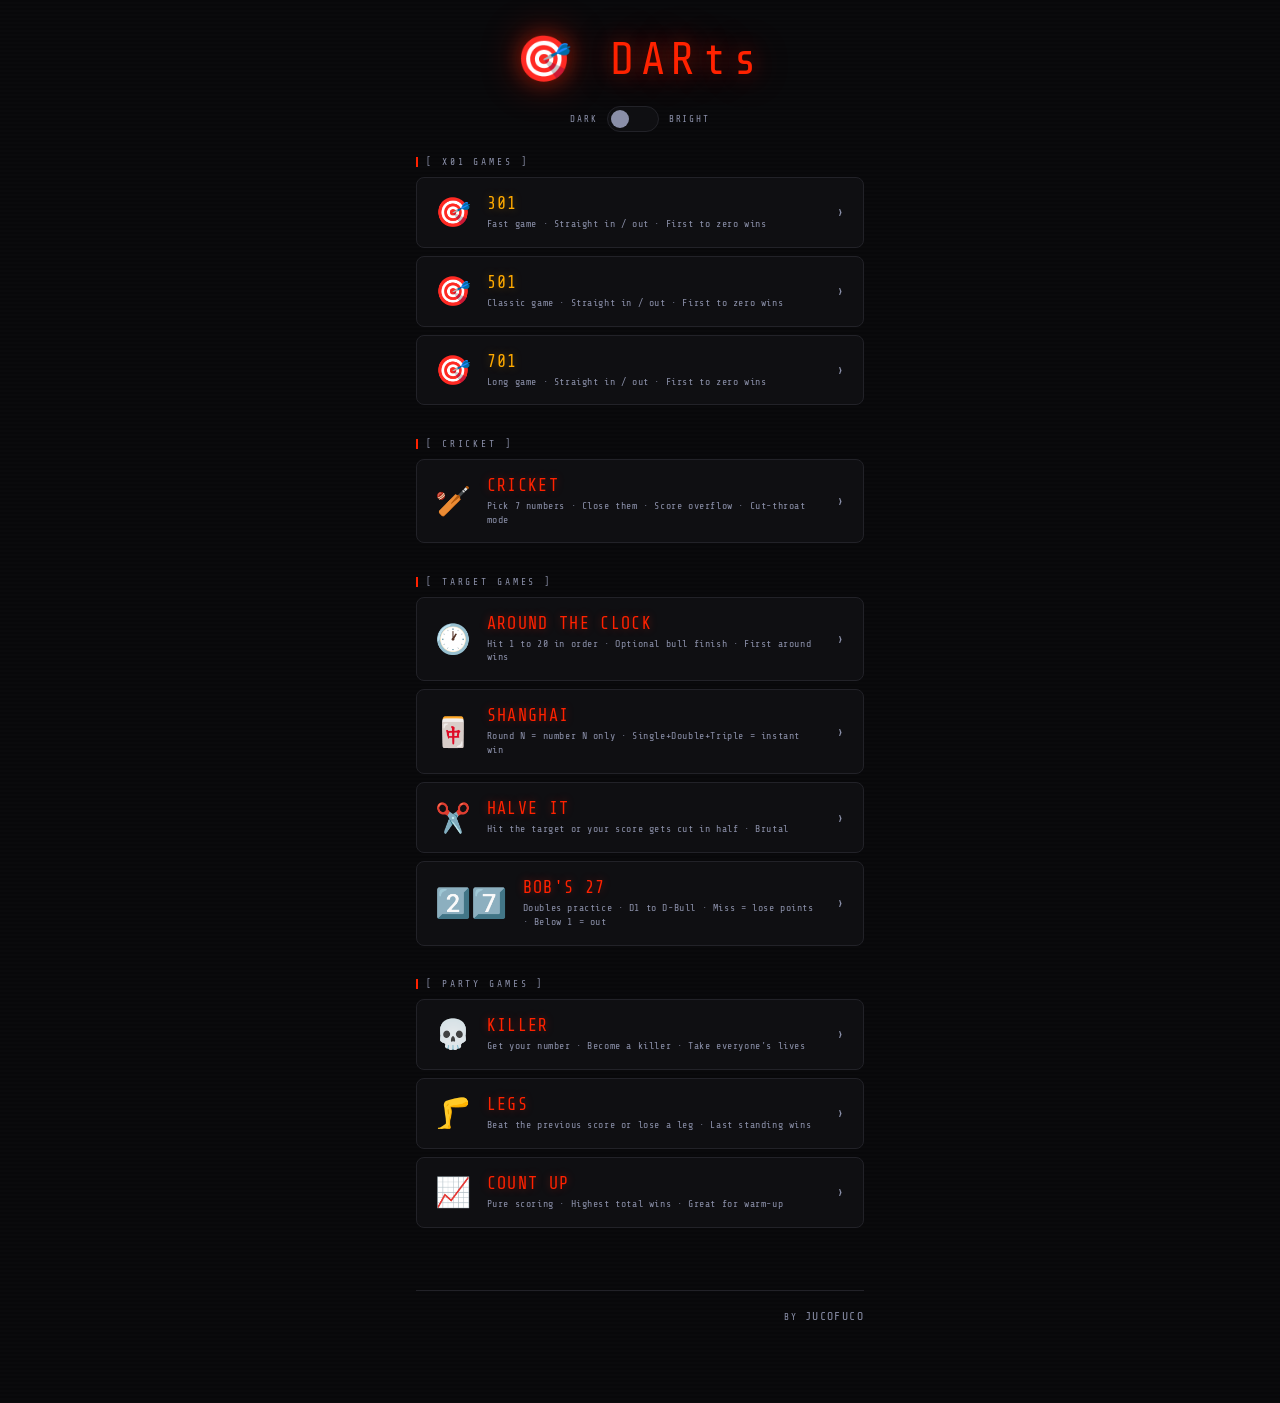
<file: index.html>
<!DOCTYPE html>
<html lang="en">
<head>
<meta charset="UTF-8">
<meta name="viewport" content="width=device-width, initial-scale=1.0">
<title>DARts</title>
<link rel="stylesheet" href="common.css">
<style>
/* ── Hub-specific layout ── */
.hub-wrap {
  display: flex;
  flex-direction: column;
  min-height: 100vh;
  padding: 0 1rem 3rem;
  max-width: 480px;
  margin: 0 auto;
}

.hub-hero {
  text-align: center;
  padding: 2.4rem 0 0.4rem;
}
.hub-hero h1 {
  font-size: 2.8rem;
  font-weight: 400;
  color: var(--led-red);
  text-shadow: 0 0 20px var(--led-red-glow), 0 0 40px var(--led-red-glow);
  letter-spacing: 0.15em;
  line-height: 1;
}
.hub-hero .sub {
  color: var(--text-dim);
  font-size: 0.65rem;
  letter-spacing: 0.35em;
  margin-top: 0.4rem;
}

.hub-section { margin-bottom: 1.6rem; }
.hub-section-lbl {
  font-size: 0.6rem;
  letter-spacing: 0.3em;
  color: var(--text-dim);
  text-transform: uppercase;
  margin-bottom: 0.6rem;
  border-left: 2px solid var(--led-red);
  padding-left: 0.5rem;
}

/* ── Game cards ── */
.game-card {
  background: var(--panel);
  border: 1px solid var(--border);
  border-radius: 0.5rem;
  padding: 1rem 1.1rem;
  margin-bottom: 0.5rem;
  cursor: pointer;
  display: flex;
  align-items: center;
  gap: 1rem;
  text-decoration: none;
  color: inherit;
  transition: all 0.12s;
  position: relative;
  overflow: hidden;
}
.game-card::before {
  content: '';
  position: absolute;
  left: 0; top: 0; bottom: 0;
  width: 3px;
  background: var(--led-red);
  box-shadow: 0 0 8px var(--led-red-glow);
  opacity: 0;
  transition: opacity 0.12s;
}
.game-card:active { transform: scale(0.98); }
.game-card:active::before { opacity: 1; }
.game-card.amber::before { background: var(--led-amber); box-shadow: 0 0 8px rgba(255,170,0,0.4); }

.card-icon { font-size: 1.8rem; flex-shrink: 0; }
.card-body { flex: 1; min-width: 0; }
.card-title {
  font-size: 1.05rem;
  color: var(--led-red);
  text-shadow: 0 0 8px var(--led-red-glow);
  letter-spacing: 0.08em;
}
.game-card.amber .card-title { color: var(--led-amber); text-shadow: 0 0 8px rgba(255,170,0,0.35); }
.card-desc { font-size: 0.62rem; color: var(--text-dim); letter-spacing: 0.06em; margin-top: 0.25rem; line-height: 1.4; }
.card-arrow { color: var(--text-dim); font-size: 1rem; flex-shrink: 0; }

/* ── Footer ── */
.hub-footer {
  margin-top: auto;
  padding: 1.8rem 0 2rem;
}
.footer-line {
  border: none;
  border-top: 1px solid var(--border);
  margin-bottom: 1.2rem;
}
.footer-content {
  display: flex;
  align-items: center;
  justify-content: flex-end;
  gap: 0.5rem;
}
.footer-by {
  font-size: 0.58rem;
  color: var(--text-dim);
  letter-spacing: 0.2em;
  text-transform: uppercase;
}
.footer-name {
  font-size: 0.72rem;
  color: var(--text-dim);
  letter-spacing: 0.12em;
  text-decoration: none;
  transition: color 0.15s;
}
.footer-name:hover { color: var(--text-bright); }
/* Ko-fi button — uncomment when ready */
.footer-kofi {
  display: inline-flex;
  align-items: center;
  gap: 0.3rem;
  background: var(--panel);
  border: 1px solid var(--border);
  border-radius: 2rem;
  color: var(--text-dim);
  font-family: var(--seg);
  font-size: 0.65rem;
  padding: 0.3rem 0.7rem;
  text-decoration: none;
  letter-spacing: 0.08em;
  transition: all 0.15s;
}
.footer-kofi:hover { border-color: var(--led-amber); color: var(--led-amber); }
</style>

<script src="sfx.js"></script>
<script src="utils.js"></script>
</head>
<body>

<div class="hub-wrap">

  <div class="hub-hero">
    <h1>🎯 DARts</h1>
    <!--
    <div class="sub">POSLI MI 5 EURO</div>
    -->
  </div>

  <!-- Theme toggle -->
  <div class="theme-bar">
    <span class="theme-lbl">DARK</span>
    <div class="theme-toggle" id="theme-toggle"></div>
    <span class="theme-lbl">BRIGHT</span>
  </div>

  <!-- X01 -->
  <div class="hub-section">
    <div class="hub-section-lbl">[ X01 GAMES ]</div>

    <a class="game-card amber" href="games/x01.html?start=301">
      <div class="card-icon">🎯</div>
      <div class="card-body">
        <div class="card-title">301</div>
        <div class="card-desc">Fast game · Straight in / out · First to zero wins</div>
      </div>
      <div class="card-arrow">›</div>
    </a>

    <a class="game-card amber" href="games/x01.html?start=501">
      <div class="card-icon">🎯</div>
      <div class="card-body">
        <div class="card-title">501</div>
        <div class="card-desc">Classic game · Straight in / out · First to zero wins</div>
      </div>
      <div class="card-arrow">›</div>
    </a>

    <a class="game-card amber" href="games/x01.html?start=701">
      <div class="card-icon">🎯</div>
      <div class="card-body">
        <div class="card-title">701</div>
        <div class="card-desc">Long game · Straight in / out · First to zero wins</div>
      </div>
      <div class="card-arrow">›</div>
    </a>
  </div>

  <!-- Cricket -->
  <div class="hub-section">
    <div class="hub-section-lbl">[ CRICKET ]</div>

    <a class="game-card" href="games/cricket.html">
      <div class="card-icon">🏏</div>
      <div class="card-body">
        <div class="card-title">CRICKET</div>
        <div class="card-desc">Pick 7 numbers · Close them · Score overflow · Cut-throat mode</div>
      </div>
      <div class="card-arrow">›</div>
    </a>
  </div>

  <!-- Target games -->
  <div class="hub-section">
    <div class="hub-section-lbl">[ TARGET GAMES ]</div>

    <a class="game-card" href="games/clock.html">
      <div class="card-icon">🕐</div>
      <div class="card-body">
        <div class="card-title">AROUND THE CLOCK</div>
        <div class="card-desc">Hit 1 to 20 in order · Optional bull finish · First around wins</div>
      </div>
      <div class="card-arrow">›</div>
    </a>

    <a class="game-card" href="games/shanghai.html">
      <div class="card-icon">🀄</div>
      <div class="card-body">
        <div class="card-title">SHANGHAI</div>
        <div class="card-desc">Round N = number N only · Single+Double+Triple = instant win</div>
      </div>
      <div class="card-arrow">›</div>
    </a>

    <a class="game-card" href="games/halveit.html">
      <div class="card-icon">✂️</div>
      <div class="card-body">
        <div class="card-title">HALVE IT</div>
        <div class="card-desc">Hit the target or your score gets cut in half · Brutal</div>
      </div>
      <div class="card-arrow">›</div>
    </a>

    <a class="game-card" href="games/bobs27.html">
      <div class="card-icon">2️⃣7️⃣</div>
      <div class="card-body">
        <div class="card-title">BOB'S 27</div>
        <div class="card-desc">Doubles practice · D1 to D-Bull · Miss = lose points · Below 1 = out</div>
      </div>
      <div class="card-arrow">›</div>
    </a>
  </div>

  <!-- Party games -->
  <div class="hub-section">
    <div class="hub-section-lbl">[ PARTY GAMES ]</div>

    <a class="game-card" href="games/killer.html">
      <div class="card-icon">💀</div>
      <div class="card-body">
        <div class="card-title">KILLER</div>
        <div class="card-desc">Get your number · Become a killer · Take everyone's lives</div>
      </div>
      <div class="card-arrow">›</div>
    </a>

    <a class="game-card" href="games/legs.html">
      <div class="card-icon">🦵</div>
      <div class="card-body">
        <div class="card-title">LEGS</div>
        <div class="card-desc">Beat the previous score or lose a leg · Last standing wins</div>
      </div>
      <div class="card-arrow">›</div>
    </a>

    <a class="game-card" href="games/countup.html">
      <div class="card-icon">📈</div>
      <div class="card-body">
        <div class="card-title">COUNT UP</div>
        <div class="card-desc">Pure scoring · Highest total wins · Great for warm-up</div>
      </div>
      <div class="card-arrow">›</div>
    </a>
  </div>

<footer class="hub-footer">
  <div class="footer-line"></div>
  <div class="footer-content">

    <span class="footer-by">by <a class="footer-name" href="https://jucofuco.github.io" target="_blank" rel="noopener">jucofuco</a></span>

    <!--
    <a class="footer-kofi" href="https://ko-fi.com/YOUR_KOFI_NAME" target="_blank" rel="noopener">
      ☕ posli mi 5 euro
    </a>
    -->

  </div>
</footer>

</div>
<script>
  initTheme();
  document.getElementById('theme-toggle').addEventListener('click', () => {
    toggleTheme();
    SFX.hit();
  });
</script>
<script data-goatcounter="https://jucofuco.goatcounter.com/count"
        async src="//gc.zgo.at/count.js"></script>
</body>
</html>
</file>
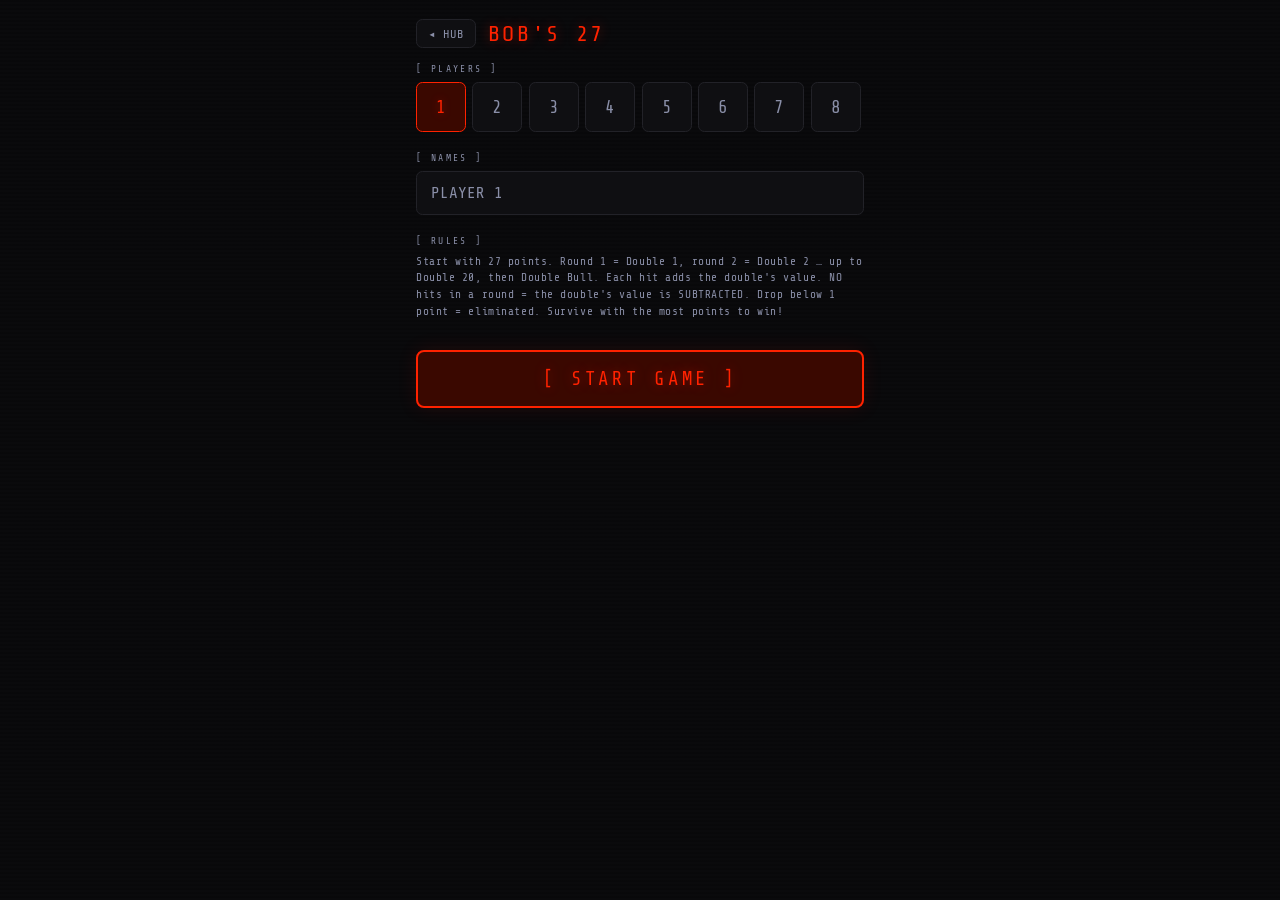
<file: games/bobs27.html>
<!DOCTYPE html>
<html lang="en">
<head>
<meta charset="UTF-8">
<meta name="viewport" content="width=device-width, initial-scale=1.0, maximum-scale=1.0, user-scalable=no">
<title>BOB'S 27 · DARts</title>
<link rel="stylesheet" href="../common.css">
<script src="../sfx.js"></script>
<script src="../utils.js"></script>
<style>
.b27-rows { min-height: 100%; display: flex; flex-direction: column; }
.b27-row { flex: 1 0 auto; display: flex; align-items: center; border-bottom: 1px solid var(--border); padding: 0.7rem 0.9rem; gap: 1rem; }
.b27-row.active-row { background: rgba(255,170,0,0.05); }
.b27-row.out-row { opacity: 0.35; }
.b27-pname { flex: 1; font-size: 0.85rem; color: var(--text-dim); letter-spacing: 0.08em; white-space: nowrap; overflow: hidden; text-overflow: ellipsis; }
.b27-row.active-row .b27-pname { color: var(--led-amber); text-shadow: 0 0 6px rgba(255,170,0,0.3); }
.b27-score { font-size: 1.8rem; color: var(--text-bright); min-width: 80px; text-align: right; }
.b27-row.active-row .b27-score { color: var(--led-amber); text-shadow: 0 0 10px rgba(255,170,0,0.3); }
.b27-score.danger-s { color: var(--led-red); text-shadow: 0 0 10px var(--led-red-glow); }
.big-target { text-align: center; padding: 0.2rem 0; }
.big-target .lbl { font-size: 0.52rem; letter-spacing: 0.2em; color: var(--text-dim); }
.big-target .val { font-size: 2.4rem; color: var(--led-green); text-shadow: 0 0 16px var(--led-green-glow); line-height: 1.1; }
.b27-btn-row { display: grid; grid-template-columns: repeat(4, 1fr); gap: 0.35rem; }
.b27-hint { font-size: 0.6rem; color: var(--text-dim); text-align: center; letter-spacing: 0.06em; }
</style>
</head>
<body>

<div id="setup-screen" class="setup-wrap">
  <div class="setup-top">
    <a class="back-btn" href="../index.html">◂ HUB</a>
    <div class="setup-title">BOB'S 27</div>
  </div>

  <div class="s-section">
    <span class="s-label">[ PLAYERS ]</span>
    <div class="chip-row" id="player-chips">
      <div class="chip on" data-n="1">1</div>
      <div class="chip" data-n="2">2</div>
      <div class="chip" data-n="3">3</div>
      <div class="chip" data-n="4">4</div>
      <div class="chip" data-n="5">5</div>
      <div class="chip" data-n="6">6</div>
      <div class="chip" data-n="7">7</div>
      <div class="chip" data-n="8">8</div>
    </div>
  </div>

  <div class="s-section">
    <span class="s-label">[ NAMES ]</span>
    <div id="player-names"></div>
  </div>

  <div class="s-section">
    <span class="s-label">[ RULES ]</span>
    <div class="row2-hint">
      Start with 27 points. Round 1 = Double 1, round 2 = Double 2 … up to Double 20, then Double Bull.
      Each hit adds the double's value. NO hits in a round = the double's value is SUBTRACTED.
      Drop below 1 point = eliminated. Survive with the most points to win!
    </div>
  </div>

  <button class="btn-start" id="start-btn">[ START GAME ]</button>
</div>

<div id="game-screen" class="game-wrap" style="display:none">
  <div class="top-bar">
    <div style="display:flex;align-items:center">
      <span class="game-logo">BOB'S 27</span>
      <span class="r-badge" id="r-badge">D1</span>
    </div>
    <div class="top-btns">
      <button class="theme-btn" id="theme-btn">☀</button>
      <button class="top-btn danger" id="end-btn">END</button>
    </div>
  </div>

  <div class="game-scroll"><div class="b27-rows" id="board"></div></div>

  <div class="input-panel">
    <div class="turn-row">
      <div>
        <div class="turn-lbl">NOW THROWING</div>
        <div class="turn-name" id="turn-name">---</div>
      </div>
      <div class="throw-slots" style="visibility:hidden">
        <div class="tslot"></div>
      </div>
    </div>

    <div class="big-target">
      <div class="lbl">TARGET — HOW MANY DARTS HIT?</div>
      <div class="val" id="cur-target">D1</div>
    </div>

    <div class="b27-hint" id="hint">Hit = +2 · Miss all three = −2</div>

    <div class="b27-btn-row">
      <button class="tbtn miss-btn" id="h0-btn">0 HITS</button>
      <button class="tbtn" id="h1-btn">1</button>
      <button class="tbtn" id="h2-btn">2</button>
      <button class="tbtn bull" id="h3-btn">3</button>
    </div>

    <div class="act-row">
      <button class="btn-undo" id="undo-btn">UNDO</button>
      <button class="btn-next" id="next-btn" style="visibility:hidden">·</button>
    </div>
  </div>
</div>

<div id="win-overlay">
  <div class="win-icon">2️⃣7️⃣</div>
  <div style="text-align:center">
    <div class="win-lbl">WINNER</div>
    <div class="win-name" id="win-name">---</div>
  </div>
  <div class="win-sub" id="win-sub"></div>
  <div class="win-btns">
    <button class="btn-start" id="win-new-btn" style="font-size:1rem;padding:0.8rem">NEW GAME</button>
    <button class="btn-resume" onclick="document.getElementById('win-overlay').classList.remove('show')">VIEW BOARD</button>
  </div>
</div>
<div id="toast"></div>

<script>
'use strict';
initTheme();
document.addEventListener('DOMContentLoaded', () => {
  document.getElementById('theme-btn').addEventListener('click', () => { toggleTheme(); SFX.hit(); });
});

let G = {}, selN = 1;

document.getElementById('player-chips').addEventListener('click', e => {
  const c = e.target.closest('.chip'); if (!c) return;
  selN = +c.dataset.n;
  document.querySelectorAll('#player-chips .chip').forEach(x => x.classList.toggle('on', x === c));
  buildNameInputs('player-names', selN, 'PLAYER');
});

buildNameInputs('player-names', selN, 'PLAYER');

document.getElementById('start-btn').addEventListener('click', () => {
  G = {
    players: getNames('player-names', 'P'),
    scores: {}, eliminated: {},
    currentPlayer: 0, round: 1, undoStack: []   // round = which double (1..21, 21 = bull)
  };
  G.players.forEach(p => { G.scores[p] = 27; G.eliminated[p] = false; });
  document.getElementById('setup-screen').style.display = 'none';
  document.getElementById('game-screen').style.display = 'flex';
  renderAll();
});
  if (window.goatcounter) {
    window.goatcounter.count({
      path:  'game-started-bobs27',
      title: "Bob's 27 game started",
      event: true,
    });
  }


function targetLabel() { return G.round > 20 ? 'D-BULL' : `D${G.round}`; }
function targetValue() { return G.round > 20 ? 50 : G.round * 2; }
function aliveList() { return G.players.filter(p => !G.eliminated[p]); }

function renderAll() {
  const cp = G.players[G.currentPlayer];
  const board = document.getElementById('board');
  board.innerHTML = '';
  G.players.forEach(p => {
    const row = document.createElement('div');
    row.className = `b27-row${p === cp ? ' active-row' : ''}${G.eliminated[p] ? ' out-row' : ''}`;
    row.innerHTML = `
      <div class="b27-pname">${p}${G.eliminated[p] ? ' · OUT' : ''}</div>
      <div class="b27-score${!G.eliminated[p] && G.scores[p] <= targetValue() ? ' danger-s' : ''}">${G.scores[p]}</div>`;
    board.appendChild(row);
  });

  const v = targetValue();
  document.getElementById('turn-name').textContent = cp;
  document.getElementById('cur-target').textContent = targetLabel();
  document.getElementById('r-badge').textContent = targetLabel();
  document.getElementById('hint').textContent = `Each hit = +${v} · Zero hits = −${v}`;
}

// hits = 0..3 darts that hit the target double; records the whole turn at once
function recordTurn(hits) {
  G.undoStack.push({
    scores: JSON.parse(JSON.stringify(G.scores)),
    eliminated: JSON.parse(JSON.stringify(G.eliminated)),
    currentPlayer: G.currentPlayer, round: G.round
  });

  const cp = G.players[G.currentPlayer];
  const v = targetValue();

  if (hits === 0) {
    G.scores[cp] -= v;
    SFX.bust();
    if (G.scores[cp] < 1) {
      G.eliminated[cp] = true;
      toast(`${cp} ELIMINATED!`);
    }
  } else {
    G.scores[cp] += v * hits;
    if (hits === 3) SFX.triple(); else if (hits === 2) SFX.double(); else SFX.hit();
  }

  advance();
}

function advance() {
  const alive = aliveList();

  // Everyone eliminated → last one eliminated... edge: no alive players
  if (alive.length === 0) {
    // Winner = highest score among all
    endGame();
    return;
  }
  if (alive.length === 1 && G.players.length > 1) {
    SFX.checkout();
    renderAll();
    setTimeout(() => showWin(alive[0], `LAST SURVIVOR  ·  ${G.scores[alive[0]]} PTS`, () => location.reload()), 300);
    return;
  }

  // Move to next alive player
  let moved = false;
  let idx = G.currentPlayer;
  for (let i = 0; i < G.players.length; i++) {
    idx = (idx + 1) % G.players.length;
    if (idx === 0) {
      // wrapped — next round
      G.round++;
      if (G.round > 21) { endGame(); return; }
    }
    if (!G.eliminated[G.players[idx]]) { moved = true; break; }
  }
  if (!moved) { endGame(); return; }

  G.currentPlayer = idx;
  SFX.next();
  renderAll();
}

function endGame() {
  let winner = G.players[0], best = -Infinity;
  G.players.forEach(p => {
    if (!G.eliminated[p] && G.scores[p] > best) { best = G.scores[p]; winner = p; }
  });
  if (best === -Infinity) {
    // everyone eliminated — highest score anyway
    G.players.forEach(p => { if (G.scores[p] > best) { best = G.scores[p]; winner = p; } });
  }
  showWin(winner, `${G.scores[winner]} PTS`, () => location.reload());
}

document.getElementById('h0-btn').addEventListener('click', () => recordTurn(0));
document.getElementById('h1-btn').addEventListener('click', () => recordTurn(1));
document.getElementById('h2-btn').addEventListener('click', () => recordTurn(2));
document.getElementById('h3-btn').addEventListener('click', () => recordTurn(3));

document.getElementById('undo-btn').addEventListener('click', () => {
  if (!G.undoStack.length) { toast('NOTHING TO UNDO'); return; }
  const s = G.undoStack.pop();
  G.scores = s.scores; G.eliminated = s.eliminated; G.currentPlayer = s.currentPlayer; G.round = s.round;
  renderAll(); toast('UNDONE');
});

document.getElementById('end-btn').addEventListener('click', () => { if (confirm('End game and return to hub?')) location.href = '../index.html'; });
</script>
<script data-goatcounter="https://jucofuco.goatcounter.com/count"
        async src="//gc.zgo.at/count.js"></script>
</body>
</html>
</file>
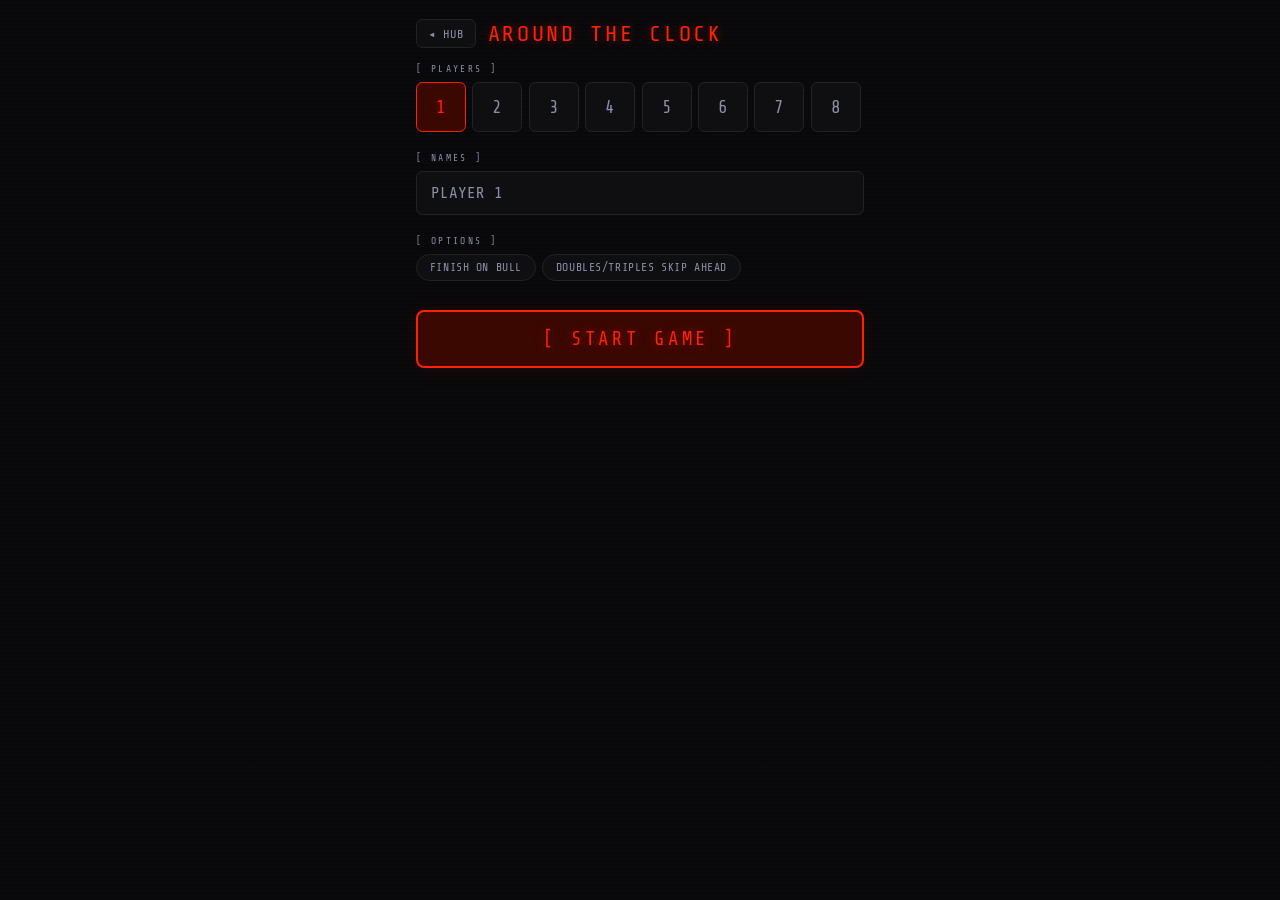
<file: games/clock.html>
<!DOCTYPE html>
<html lang="en">
<head>
<meta charset="UTF-8">
<meta name="viewport" content="width=device-width, initial-scale=1.0, maximum-scale=1.0, user-scalable=no">
<title>CLOCK · DARts</title>
<link rel="stylesheet" href="../common.css">
<script src="../sfx.js"></script>
<script src="../utils.js"></script>
<style>
.clock-rows { min-height: 100%; display: flex; flex-direction: column; }
.clock-row { flex: 1 0 auto; display: flex; align-items: center; border-bottom: 1px solid var(--border); padding: 0.7rem 0.9rem; gap: 1rem; }
.clock-row.active-row { background: rgba(255,170,0,0.05); }
.clock-pname { flex: 1; font-size: 0.85rem; color: var(--text-dim); letter-spacing: 0.08em; white-space: nowrap; overflow: hidden; text-overflow: ellipsis; }
.clock-row.active-row .clock-pname { color: var(--led-amber); text-shadow: 0 0 6px rgba(255,170,0,0.3); }
.clock-target { font-size: 2rem; color: var(--led-green); text-shadow: 0 0 12px var(--led-green-glow); min-width: 70px; text-align: center; }
.clock-target.done-t { color: var(--led-amber); font-size: 1.1rem; }
.clock-prog { font-size: 0.6rem; color: var(--text-dim); letter-spacing: 0.1em; min-width: 56px; text-align: right; }
.big-target { text-align: center; padding: 0.2rem 0; }
.big-target .lbl { font-size: 0.52rem; letter-spacing: 0.2em; color: var(--text-dim); }
.big-target .val { font-size: 2.6rem; color: var(--led-green); text-shadow: 0 0 16px var(--led-green-glow); line-height: 1.1; }
.hitmiss-row { display: grid; grid-template-columns: 1fr 1fr; gap: 0.4rem; }
</style>
</head>
<body>

<div id="setup-screen" class="setup-wrap">
  <div class="setup-top">
    <a class="back-btn" href="../index.html">◂ HUB</a>
    <div class="setup-title">AROUND THE CLOCK</div>
  </div>

  <div class="s-section">
    <span class="s-label">[ PLAYERS ]</span>
    <div class="chip-row" id="player-chips">
      <div class="chip on" data-n="1">1</div>
      <div class="chip" data-n="2">2</div>
      <div class="chip" data-n="3">3</div>
      <div class="chip" data-n="4">4</div>
      <div class="chip" data-n="5">5</div>
      <div class="chip" data-n="6">6</div>
      <div class="chip" data-n="7">7</div>
      <div class="chip" data-n="8">8</div>
    </div>
  </div>

  <div class="s-section">
    <span class="s-label">[ NAMES ]</span>
    <div id="player-names"></div>
  </div>

  <div class="s-section">
    <span class="s-label">[ OPTIONS ]</span>
    <div class="pill-row">
      <label class="pill" id="pill-bull"><input type="checkbox" id="opt-bull"> FINISH ON BULL</label>
      <label class="pill" id="pill-skip"><input type="checkbox" id="opt-skip"> DOUBLES/TRIPLES SKIP AHEAD</label>
    </div>
  </div>

  <button class="btn-start" id="start-btn">[ START GAME ]</button>
</div>

<div id="game-screen" class="game-wrap" style="display:none">
  <div class="top-bar">
    <div style="display:flex;align-items:center">
      <span class="game-logo">CLOCK</span>
      <span class="r-badge" id="r-badge">R1</span>
    </div>
    <div class="top-btns">
      <button class="theme-btn" id="theme-btn">☀</button>
      <button class="top-btn danger" id="end-btn">END</button>
    </div>
  </div>

  <div class="game-scroll"><div class="clock-rows" id="board"></div></div>

  <div class="input-panel">
    <div class="turn-row">
      <div>
        <div class="turn-lbl">NOW THROWING</div>
        <div class="turn-name" id="turn-name">---</div>
      </div>
      <div class="throw-slots">
        <div class="tslot" id="ts0"></div>
        <div class="tslot" id="ts1"></div>
        <div class="tslot" id="ts2"></div>
      </div>
    </div>

    <div class="big-target">
      <div class="lbl">CURRENT TARGET</div>
      <div class="val" id="cur-target">1</div>
    </div>

    <div class="mult-row" id="mult-row" style="display:none">
      <button class="mbtn active" data-m="1">SINGLE</button>
      <button class="mbtn" data-m="2">DOUBLE</button>
      <button class="mbtn" data-m="3">TRIPLE</button>
    </div>

    <div class="hitmiss-row">
      <button class="tbtn bull" id="hit-btn" style="font-size:1rem">HIT</button>
      <button class="tbtn miss-btn" id="miss-btn" style="font-size:1rem">MISS</button>
    </div>

    <div class="act-row">
      <button class="btn-undo" id="undo-btn">UNDO</button>
      <button class="btn-next" id="next-btn">NEXT ››</button>
    </div>
  </div>
</div>

<div id="win-overlay">
  <div class="win-icon">🕐</div>
  <div style="text-align:center">
    <div class="win-lbl">WINNER</div>
    <div class="win-name" id="win-name">---</div>
  </div>
  <div class="win-sub" id="win-sub"></div>
  <div class="win-btns">
    <button class="btn-start" id="win-new-btn" style="font-size:1rem;padding:0.8rem">NEW GAME</button>
    <button class="btn-resume" onclick="document.getElementById('win-overlay').classList.remove('show')">VIEW BOARD</button>
  </div>
</div>
<div id="toast"></div>

<script>
'use strict';
initTheme();
document.addEventListener('DOMContentLoaded', () => {
  document.getElementById('theme-btn').addEventListener('click', () => { toggleTheme(); SFX.hit(); });
});

let G = {}, mult = 1, selN = 1;

document.getElementById('player-chips').addEventListener('click', e => {
  const c = e.target.closest('.chip'); if (!c) return;
  selN = +c.dataset.n;
  document.querySelectorAll('#player-chips .chip').forEach(x => x.classList.toggle('on', x === c));
  buildNameInputs('player-names', selN, 'PLAYER');
});

document.querySelectorAll('.pill').forEach(p => {
  p.querySelector('input').addEventListener('change', function() { p.classList.toggle('on', this.checked); });
});

buildNameInputs('player-names', selN, 'PLAYER');

document.getElementById('start-btn').addEventListener('click', () => {
  G = {
    players: getNames('player-names', 'P'),
    withBull: document.getElementById('opt-bull').checked,
    skipMode: document.getElementById('opt-skip').checked,
    pos: {},            // current target per player (1..20, 21 = bull)
    currentPlayer: 0, currentThrows: [], round: 1, undoStack: []
  };
  G.players.forEach(p => G.pos[p] = 1);
  document.getElementById('mult-row').style.display = G.skipMode ? 'grid' : 'none';
  document.getElementById('setup-screen').style.display = 'none';
  document.getElementById('game-screen').style.display = 'flex';
  renderAll();
  if (window.goatcounter) {
    window.goatcounter.count({
      path:  'game-started-clock',
      title: 'Around the Clock game started',
      event: true,
    });
  }
});


function maxPos() { return G.withBull ? 21 : 20; }
function posLabel(n) { return n > 20 ? 'BULL' : String(n); }
function isDone(p) { return G.pos[p] > maxPos(); }

function renderAll() {
  const cp = G.players[G.currentPlayer];
  const board = document.getElementById('board');
  board.innerHTML = '';
  G.players.forEach(p => {
    const row = document.createElement('div');
    row.className = `clock-row${p === cp ? ' active-row' : ''}`;
    const done = isDone(p);
    row.innerHTML = `
      <div class="clock-pname">${p}</div>
      <div class="clock-target${done ? ' done-t' : ''}">${done ? 'DONE ✓' : posLabel(G.pos[p])}</div>
      <div class="clock-prog">${Math.min(G.pos[p] - 1, maxPos())}/${maxPos()}</div>`;
    board.appendChild(row);
  });

  document.getElementById('turn-name').textContent = cp;
  document.getElementById('cur-target').textContent = posLabel(G.pos[cp]);
  document.getElementById('r-badge').textContent = `R${G.round}`;
  document.querySelectorAll('#mult-row .mbtn').forEach(b => b.classList.toggle('active', +b.dataset.m === mult));

  for (let i = 0; i < 3; i++) {
    const sl = document.getElementById(`ts${i}`);
    const th = G.currentThrows[i];
    if (th === undefined) { sl.textContent = ''; sl.className = 'tslot'; }
    else if (th === null) { sl.textContent = 'MISS'; sl.className = 'tslot miss'; }
    else { sl.textContent = th; sl.className = 'tslot hit'; }
  }
}

function doThrow(hit) {
  if (G.currentThrows.length >= 3) { toast('END TURN FIRST'); return; }
  G.undoStack.push({ pos: JSON.parse(JSON.stringify(G.pos)), currentThrows: [...G.currentThrows], currentPlayer: G.currentPlayer, round: G.round });

  const cp = G.players[G.currentPlayer];
  if (!hit) {
    SFX.miss();
    G.currentThrows.push(null);
  } else {
    const step = G.skipMode ? mult : 1;
    const label = posLabel(G.pos[cp]) + (step > 1 ? `+${step}` : '');
    G.pos[cp] = Math.min(G.pos[cp] + step, maxPos() + 1);
    if (step === 3) SFX.triple(); else if (step === 2) SFX.double(); else SFX.hit();
    G.currentThrows.push(label);
    if (isDone(cp)) {
      SFX.checkout();
      renderAll();
      setTimeout(() => showWin(cp, `FINISHED IN ROUND ${G.round}`, () => location.reload()), 300);
      return;
    }
  }
  mult = 1;
  renderAll();
}

document.getElementById('hit-btn').addEventListener('click', () => doThrow(true));
document.getElementById('miss-btn').addEventListener('click', () => doThrow(false));

document.getElementById('next-btn').addEventListener('click', () => {
  SFX.next();
  G.currentThrows = [];
  G.currentPlayer = (G.currentPlayer + 1) % G.players.length;
  if (G.currentPlayer === 0) G.round++;
  mult = 1;
  renderAll();
});

document.getElementById('undo-btn').addEventListener('click', () => {
  if (!G.undoStack.length) { toast('NOTHING TO UNDO'); return; }
  const s = G.undoStack.pop();
  G.pos = s.pos; G.currentThrows = s.currentThrows; G.currentPlayer = s.currentPlayer; G.round = s.round;
  mult = 1; renderAll(); toast('UNDONE');
});

document.querySelectorAll('#mult-row .mbtn').forEach(b => {
  b.addEventListener('click', () => { mult = +b.dataset.m; document.querySelectorAll('#mult-row .mbtn').forEach(x => x.classList.toggle('active', x === b)); });
});

document.getElementById('end-btn').addEventListener('click', () => { if (confirm('End game and return to hub?')) location.href = '../index.html'; });
</script>
<script data-goatcounter="https://jucofuco.goatcounter.com/count"
        async src="//gc.zgo.at/count.js"></script>
</body>
</html>
</file>
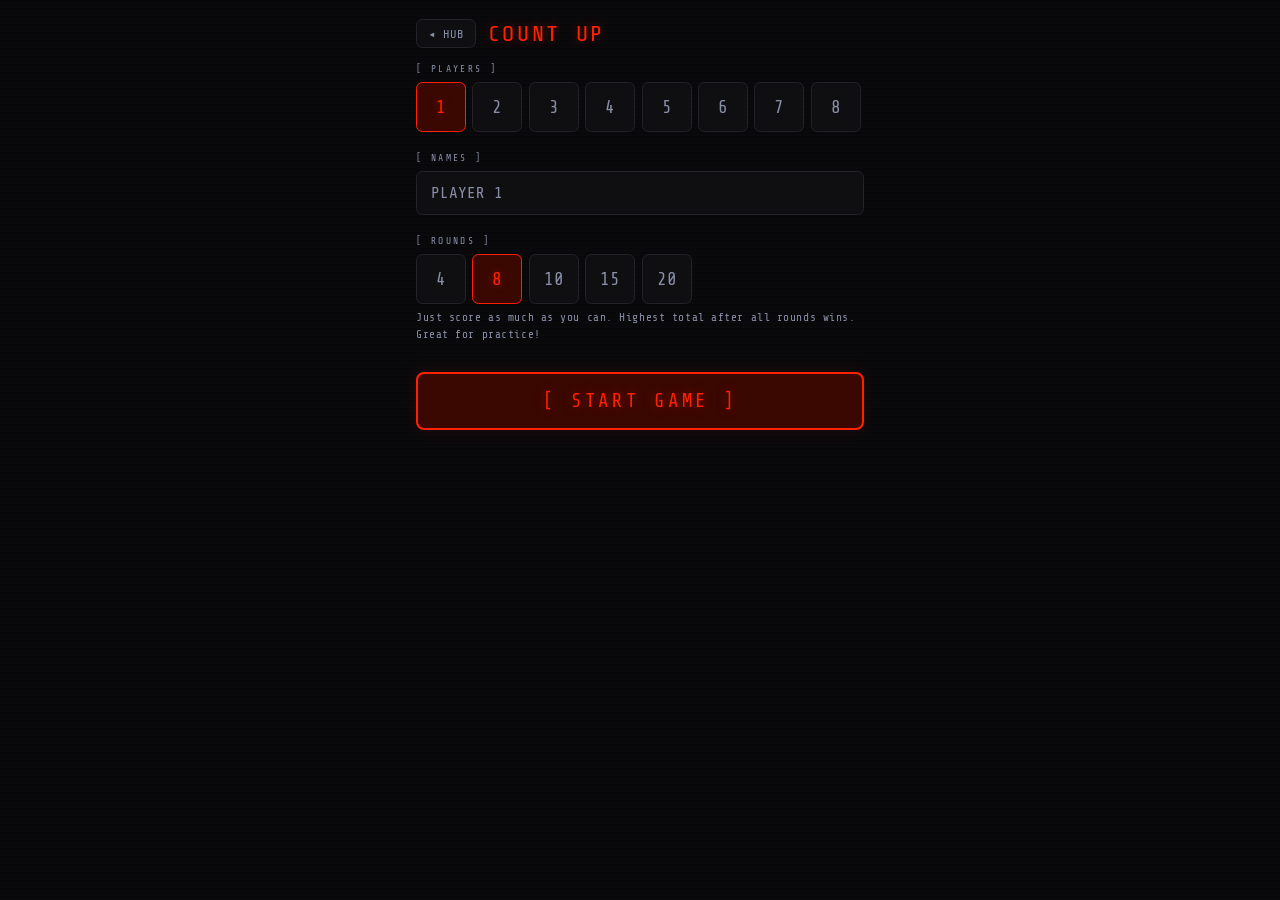
<file: games/countup.html>
<!DOCTYPE html>
<html lang="en">
<head>
<meta charset="UTF-8">
<meta name="viewport" content="width=device-width, initial-scale=1.0, maximum-scale=1.0, user-scalable=no">
<title>COUNT UP · DARts</title>
<link rel="stylesheet" href="../common.css">
<script src="../sfx.js"></script>
<script src="../utils.js"></script>
<style>
.cu-rows { min-height: 100%; display: flex; flex-direction: column; }
.cu-row { flex: 1 0 auto; display: flex; align-items: center; border-bottom: 1px solid var(--border); padding: 0.7rem 0.9rem; gap: 1rem; }
.cu-row.active-row { background: rgba(255,170,0,0.05); }
.cu-pname { flex: 1; font-size: 0.85rem; color: var(--text-dim); letter-spacing: 0.08em; white-space: nowrap; overflow: hidden; text-overflow: ellipsis; }
.cu-row.active-row .cu-pname { color: var(--led-amber); text-shadow: 0 0 6px rgba(255,170,0,0.3); }
.cu-score { font-size: 1.9rem; color: var(--text-bright); min-width: 90px; text-align: right; }
.cu-row.active-row .cu-score { color: var(--led-amber); text-shadow: 0 0 10px rgba(255,170,0,0.3); }
.cu-hist { font-size: 0.58rem; color: var(--text-dim); min-width: 60px; text-align: right; line-height: 1.5; }
.cu-turn-total { text-align: center; padding: 0.1rem 0; font-size: 0.65rem; color: var(--text-dim); letter-spacing: 0.1em; }
.cu-turn-total span { color: var(--led-green); font-size: 1rem; text-shadow: 0 0 8px var(--led-green-glow); }
</style>
</head>
<body>

<div id="setup-screen" class="setup-wrap">
  <div class="setup-top">
    <a class="back-btn" href="../index.html">◂ HUB</a>
    <div class="setup-title">COUNT UP</div>
  </div>

  <div class="s-section">
    <span class="s-label">[ PLAYERS ]</span>
    <div class="chip-row" id="player-chips">
      <div class="chip on" data-n="1">1</div>
      <div class="chip" data-n="2">2</div>
      <div class="chip" data-n="3">3</div>
      <div class="chip" data-n="4">4</div>
      <div class="chip" data-n="5">5</div>
      <div class="chip" data-n="6">6</div>
      <div class="chip" data-n="7">7</div>
      <div class="chip" data-n="8">8</div>
    </div>
  </div>

  <div class="s-section">
    <span class="s-label">[ NAMES ]</span>
    <div id="player-names"></div>
  </div>

  <div class="s-section">
    <span class="s-label">[ ROUNDS ]</span>
    <div class="chip-row" id="rounds-chips">
      <div class="chip" data-r="4">4</div>
      <div class="chip on" data-r="8">8</div>
      <div class="chip" data-r="10">10</div>
      <div class="chip" data-r="15">15</div>
      <div class="chip" data-r="20">20</div>
    </div>
    <div class="row2-hint" style="margin-top:0.4rem">Just score as much as you can. Highest total after all rounds wins. Great for practice!</div>
  </div>

  <button class="btn-start" id="start-btn">[ START GAME ]</button>
</div>

<div id="game-screen" class="game-wrap" style="display:none">
  <div class="top-bar">
    <div style="display:flex;align-items:center">
      <span class="game-logo">COUNT UP</span>
      <span class="r-badge" id="r-badge">R1</span>
    </div>
    <div class="top-btns">
      <button class="theme-btn" id="theme-btn">☀</button>
      <button class="top-btn danger" id="end-btn">END</button>
    </div>
  </div>

  <div class="game-scroll"><div class="cu-rows" id="board"></div></div>

  <div class="input-panel">
    <div class="turn-row">
      <div>
        <div class="turn-lbl">NOW THROWING</div>
        <div class="turn-name" id="turn-name">---</div>
      </div>
      <div class="throw-slots">
        <div class="tslot" id="ts0"></div>
        <div class="tslot" id="ts1"></div>
        <div class="tslot" id="ts2"></div>
      </div>
    </div>

    <div class="cu-turn-total">TURN TOTAL: <span id="turn-total">0</span></div>

    <div class="mult-row" id="mult-row">
      <button class="mbtn active" data-m="1">SINGLE</button>
      <button class="mbtn" data-m="2">DOUBLE</button>
      <button class="mbtn" data-m="3">TRIPLE</button>
    </div>

    <div class="tgt-grid" id="tgt-grid"></div>

    <div class="act-row">
      <button class="btn-undo" id="undo-btn">UNDO</button>
      <button class="btn-next" id="next-btn">NEXT ››</button>
    </div>
  </div>
</div>

<div id="win-overlay">
  <div class="win-icon">📈</div>
  <div style="text-align:center">
    <div class="win-lbl">WINNER</div>
    <div class="win-name" id="win-name">---</div>
  </div>
  <div class="win-sub" id="win-sub"></div>
  <div class="win-btns">
    <button class="btn-start" id="win-new-btn" style="font-size:1rem;padding:0.8rem">NEW GAME</button>
    <button class="btn-resume" onclick="document.getElementById('win-overlay').classList.remove('show')">VIEW BOARD</button>
  </div>
</div>
<div id="toast"></div>

<script>
'use strict';
initTheme();
document.addEventListener('DOMContentLoaded', () => {
  document.getElementById('theme-btn').addEventListener('click', () => { toggleTheme(); SFX.hit(); });
});

let G = {}, mult = 1, selN = 1, selR = 8;

document.getElementById('player-chips').addEventListener('click', e => {
  const c = e.target.closest('.chip'); if (!c) return;
  selN = +c.dataset.n;
  document.querySelectorAll('#player-chips .chip').forEach(x => x.classList.toggle('on', x === c));
  buildNameInputs('player-names', selN, 'PLAYER');
});

document.getElementById('rounds-chips').addEventListener('click', e => {
  const c = e.target.closest('.chip'); if (!c) return;
  selR = +c.dataset.r;
  document.querySelectorAll('#rounds-chips .chip').forEach(x => x.classList.toggle('on', x === c));
});

buildNameInputs('player-names', selN, 'PLAYER');

document.getElementById('start-btn').addEventListener('click', () => {
  G = {
    players: getNames('player-names', 'P'),
    maxRounds: selR,
    scores: {}, best: {},
    currentPlayer: 0, currentThrows: [], round: 1, undoStack: []
  };
  G.players.forEach(p => { G.scores[p] = 0; G.best[p] = 0; });
  document.getElementById('setup-screen').style.display = 'none';
  document.getElementById('game-screen').style.display = 'flex';
  buildGrid();
  renderAll();
  if (window.goatcounter) {
    window.goatcounter.count({
      path:  'game-started-countup',
      title: 'Count Up game started',
      event: true,
    });
  }
});


function turnTotal() {
  return G.currentThrows.reduce((s, th) => s + (th ? th.val * th.m : 0), 0);
}

function buildGrid() {
  const g = document.getElementById('tgt-grid');
  g.innerHTML = '';
  for (let n = 1; n <= 20; n++) {
    const b = document.createElement('button');
    b.className = 'tbtn x01';
    b.textContent = n;
    b.addEventListener('click', () => doThrow(n));
    g.appendChild(b);
  }
  const bull = document.createElement('button');
  bull.className = 'tbtn x01 bull';
  bull.textContent = 'BULL';
  bull.addEventListener('click', () => doThrow(25));
  g.appendChild(bull);
  const miss = document.createElement('button');
  miss.className = 'tbtn miss-btn';
  miss.textContent = 'MISS';
  miss.addEventListener('click', () => doThrow(0));
  g.appendChild(miss);
}

function renderAll() {
  const cp = G.players[G.currentPlayer];
  const board = document.getElementById('board');
  board.innerHTML = '';
  G.players.forEach(p => {
    const row = document.createElement('div');
    row.className = `cu-row${p === cp ? ' active-row' : ''}`;
    row.innerHTML = `
      <div class="cu-pname">${p}</div>
      <div class="cu-hist">BEST: ${G.best[p]}</div>
      <div class="cu-score">${G.scores[p]}</div>`;
    board.appendChild(row);
  });

  document.getElementById('turn-name').textContent = cp;
  document.getElementById('turn-total').textContent = turnTotal();
  document.getElementById('r-badge').textContent = `R${G.round}/${G.maxRounds}`;
  document.querySelectorAll('#mult-row .mbtn').forEach(b => b.classList.toggle('active', +b.dataset.m === mult));

  for (let i = 0; i < 3; i++) {
    const sl = document.getElementById(`ts${i}`);
    const th = G.currentThrows[i];
    if (th === undefined) { sl.textContent = ''; sl.className = 'tslot'; }
    else if (th === null) { sl.textContent = 'MISS'; sl.className = 'tslot miss'; }
    else {
      sl.textContent = th.m > 1 ? `${th.m}×${th.val === 25 ? 'B' : th.val}` : (th.val === 25 ? 'BULL' : String(th.val));
      sl.className = 'tslot hit';
    }
  }
}

function doThrow(val) {
  if (G.currentThrows.length >= 3) { toast('END TURN FIRST'); return; }
  G.undoStack.push({
    scores: JSON.parse(JSON.stringify(G.scores)),
    best: JSON.parse(JSON.stringify(G.best)),
    currentThrows: JSON.parse(JSON.stringify(G.currentThrows)),
    currentPlayer: G.currentPlayer, round: G.round
  });

  if (val === 0) {
    SFX.miss();
    G.currentThrows.push(null);
  } else {
    G.scores[G.players[G.currentPlayer]] += val * mult;
    if (mult === 3) SFX.triple(); else if (mult === 2) SFX.double(); else SFX.hit();
    G.currentThrows.push({ val, m: mult });
  }
  mult = 1;
  renderAll();
}

document.getElementById('next-btn').addEventListener('click', () => {
  const cp = G.players[G.currentPlayer];
  const total = turnTotal();
  if (total > G.best[cp]) G.best[cp] = total;
  if (total === 180) { SFX.checkout(); toast('ONE HUNDRED AND EIGHTYYY!'); } else SFX.next();

  G.currentThrows = [];
  G.currentPlayer = (G.currentPlayer + 1) % G.players.length;
  if (G.currentPlayer === 0) {
    G.round++;
    if (G.round > G.maxRounds) { endGame(); return; }
  }
  mult = 1;
  renderAll();
});

function endGame() {
  let winner = G.players[0], best = -Infinity;
  G.players.forEach(p => { if (G.scores[p] > best) { best = G.scores[p]; winner = p; } });
  showWin(winner, `${G.scores[winner]} PTS  ·  BEST TURN ${G.best[winner]}`, () => location.reload());
}

document.getElementById('undo-btn').addEventListener('click', () => {
  if (!G.undoStack.length) { toast('NOTHING TO UNDO'); return; }
  const s = G.undoStack.pop();
  G.scores = s.scores; G.best = s.best; G.currentThrows = s.currentThrows; G.currentPlayer = s.currentPlayer; G.round = s.round;
  mult = 1; renderAll(); toast('UNDONE');
});

document.querySelectorAll('#mult-row .mbtn').forEach(b => {
  b.addEventListener('click', () => { mult = +b.dataset.m; document.querySelectorAll('#mult-row .mbtn').forEach(x => x.classList.toggle('active', x === b)); });
});

document.getElementById('end-btn').addEventListener('click', () => { if (confirm('End game and return to hub?')) location.href = '../index.html'; });
</script>
<script data-goatcounter="https://jucofuco.goatcounter.com/count"
        async src="//gc.zgo.at/count.js"></script>
</body>
</html>
</file>
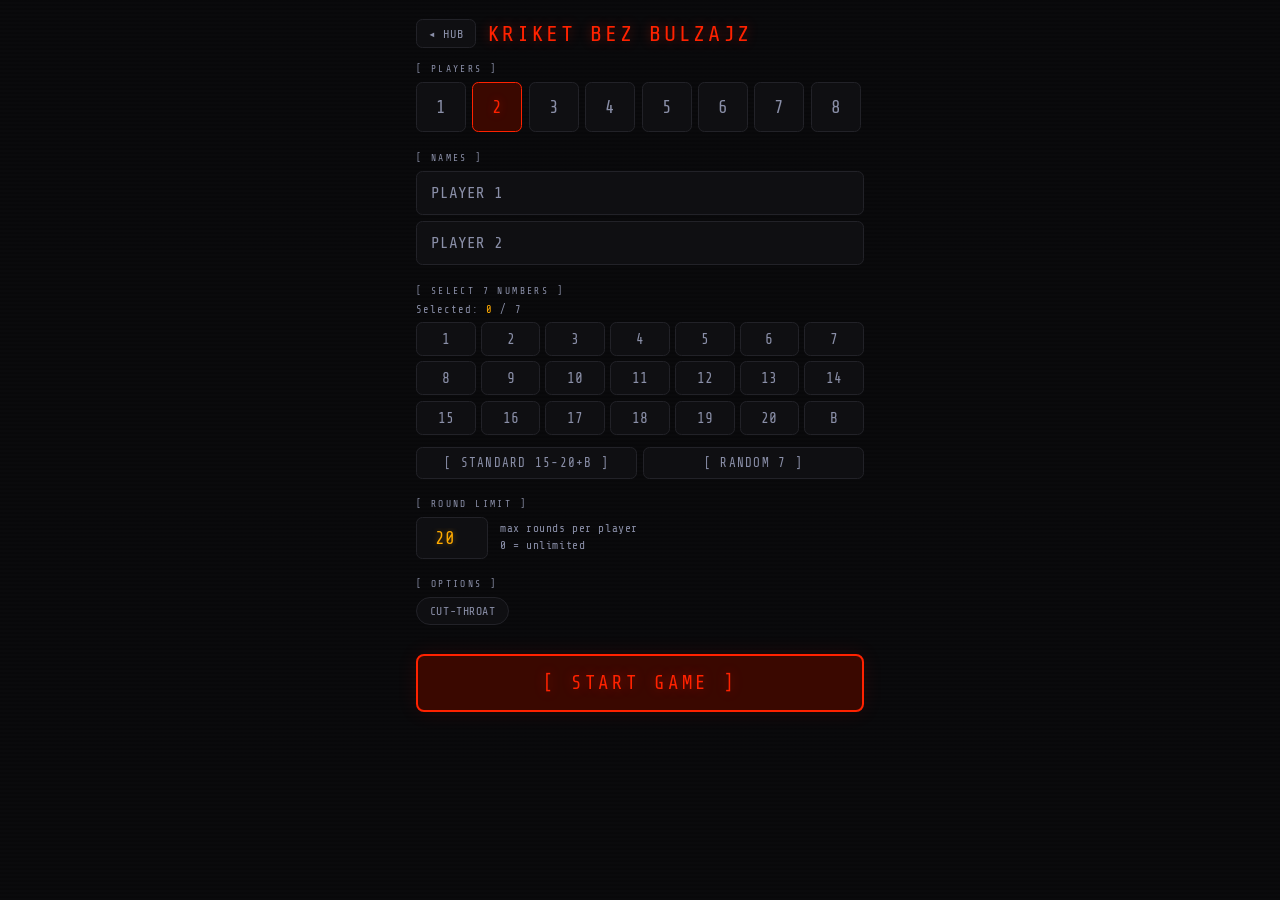
<file: games/cricket.html>
<!DOCTYPE html>
<html lang="en">
<head>
<meta charset="UTF-8">
<meta name="viewport" content="width=device-width, initial-scale=1.0, maximum-scale=1.0, user-scalable=no">
<title>KRIKET · DARts</title>
<link rel="stylesheet" href="../common.css">

<script src="../sfx.js"></script>
<script src="../utils.js"></script>
</head>
<body>

<!-- ══════════════════════════════════════
     SETUP SCREEN
══════════════════════════════════════ -->
<div id="setup-screen" class="setup-wrap">

  <div class="setup-top">
    <a class="back-btn" href="../index.html">◂ HUB</a>
    <div class="setup-title">KRIKET BEZ BULZAJZ</div>
  </div>

  <div class="s-section">
    <span class="s-label">[ PLAYERS ]</span>
    <div class="chip-row" id="player-chips">
      <div class="chip" data-n="1">1</div>
      <div class="chip on" data-n="2">2</div>
      <div class="chip" data-n="3">3</div>
      <div class="chip" data-n="4">4</div>
      <div class="chip" data-n="5">5</div>
      <div class="chip" data-n="6">6</div>
      <div class="chip" data-n="7">7</div>
      <div class="chip" data-n="8">8</div>
    </div>
  </div>

  <div class="s-section">
    <span class="s-label">[ NAMES ]</span>
    <div id="player-names"></div>
  </div>

  <div class="s-section">
    <span class="s-label">[ SELECT 7 NUMBERS ]</span>
    <div class="num-count">Selected: <span id="sel-count">0</span> / 7</div>
    <div class="num-grid" id="num-grid"></div>
    <div style="display:grid;grid-template-columns:1fr 1fr;gap:0.35rem;margin-top:0.3rem">
      <button class="btn-random" id="standard-btn">[ STANDARD 15-20+B ]</button>
      <button class="btn-random" id="random-btn">[ RANDOM 7 ]</button>
    </div>
  </div>

  <div class="s-section">
    <span class="s-label">[ ROUND LIMIT ]</span>
    <div class="row2">
      <input class="led-input-sm" type="number" id="max-rounds" value="20" min="0" max="99">
      <span class="row2-hint">max rounds per player<br>0 = unlimited</span>
    </div>
  </div>

  <div class="s-section">
    <span class="s-label">[ OPTIONS ]</span>
    <div class="pill-row">
      <label class="pill" id="pill-ct">
        <input type="checkbox" id="opt-ct"> CUT-THROAT
      </label>
    </div>
  </div>

  <button class="btn-start" id="start-btn">[ START GAME ]</button>
  <button class="btn-resume" id="resume-btn" style="display:none">[ RESUME SAVED ]</button>

</div>

<!-- ══════════════════════════════════════
     GAME SCREEN
══════════════════════════════════════ -->
<div id="game-screen" class="game-wrap" style="display:none">

  <div class="top-bar">
    <div style="display:flex;align-items:center">
      <span class="game-logo">KRIKET BEZ BULZAJZ</span>
      <span class="r-badge" id="r-badge">R1</span>
    </div>
    <div class="top-btns">
      <button class="theme-btn" id="theme-btn">☀</button>
      <button class="top-btn" id="save-btn">SAVE</button>
      <button class="top-btn danger" id="end-btn">END</button>
    </div>
  </div>

  <div class="last-bar" id="last-bar">*** FINAL ROUND ***</div>

  <div class="game-scroll">
    <table class="score-table" id="score-table"></table>
  </div>

  <div class="input-panel">
    <div class="turn-row">
      <div>
        <div class="turn-lbl">NOW THROWING</div>
        <div class="turn-name" id="turn-name">---</div>
      </div>
      <div class="throw-slots">
        <div class="tslot" id="ts0"></div>
        <div class="tslot" id="ts1"></div>
        <div class="tslot" id="ts2"></div>
      </div>
    </div>

    <div class="mult-row" id="mult-row">
      <button class="mbtn active" data-m="1">SINGLE</button>
      <button class="mbtn" data-m="2">DOUBLE</button>
      <button class="mbtn" data-m="3">TRIPLE</button>
    </div>

    <div class="tgt-grid" id="tgt-grid"></div>

    <div class="act-row">
      <button class="btn-undo" id="undo-btn">UNDO</button>
      <button class="btn-next" id="next-btn">NEXT ››</button>
    </div>
  </div>

</div>

<!-- Shared win overlay -->
<div id="win-overlay">
  <div class="win-icon">🎯</div>
  <div style="text-align:center">
    <div class="win-lbl">WINNER</div>
    <div class="win-name" id="win-name">---</div>
  </div>
  <div class="win-sub" id="win-sub"></div>
  <div class="win-btns">
    <button class="btn-start" id="win-new-btn" style="font-size:1rem;padding:0.8rem">NEW GAME</button>
    <button class="btn-resume" onclick="document.getElementById('win-overlay').classList.remove('show')">VIEW BOARD</button>
  </div>
</div>

<div id="toast"></div>
<script>
'use strict';

/* ── Init ── */
initTheme();
document.addEventListener('DOMContentLoaded', () => {
  const tb = document.getElementById('theme-btn');
  if (tb) tb.addEventListener('click', () => { toggleTheme(); SFX.hit(); });
});

const SAVE_KEY  = 'crick4';
const ALL_NUMS  = [1,2,3,4,5,6,7,8,9,10,11,12,13,14,15,16,17,18,19,20,'B'];

let G    = {};
let mult = 1;
let selNums = new Set();
let selN    = 2;

/* ══════════════════════════════════════
   NUMBER PICKER
══════════════════════════════════════ */
function buildNumGrid() {
  const grid = document.getElementById('num-grid');
  grid.innerHTML = '';
  ALL_NUMS.forEach(n => {
    const d = document.createElement('div');
    d.className = `num-chip${n === 'B' ? ' bull' : ''}${selNums.has(n) ? ' on' : ''}`;
    d.textContent = n === 'B' ? 'B' : n;
    d.addEventListener('click', () => toggleNum(n));
    grid.appendChild(d);
  });
  document.getElementById('sel-count').textContent = selNums.size;
}

function toggleNum(n) {
  if (selNums.has(n)) {
    selNums.delete(n);
  } else {
    if (selNums.size >= 7) { toast('MAX 7 NUMBERS'); return; }
    selNums.add(n);
  }
  buildNumGrid();
}

document.getElementById('random-btn').addEventListener('click', () => {
  selNums.clear();
  const pool = [...ALL_NUMS];
  while (selNums.size < 7) {
    const i = Math.floor(Math.random() * pool.length);
    selNums.add(pool.splice(i, 1)[0]);
  }
  buildNumGrid();
});

document.getElementById('standard-btn').addEventListener('click', () => {
  selNums.clear();
  [15, 16, 17, 18, 19, 20, 'B'].forEach(n => selNums.add(n));
  buildNumGrid();
});

/* ══════════════════════════════════════
   SETUP
══════════════════════════════════════ */
document.getElementById('player-chips').addEventListener('click', e => {
  const c = e.target.closest('.chip'); if (!c) return;
  selN = +c.dataset.n;
  document.querySelectorAll('#player-chips .chip').forEach(x =>
    x.classList.toggle('on', x === c)
  );
  buildNameInputs('player-names', selN, 'PLAYER');
});

document.getElementById('pill-ct').querySelector('input').addEventListener('change', function() {
  document.getElementById('pill-ct').classList.toggle('on', this.checked);
});

buildNameInputs('player-names', selN, 'PLAYER');
buildNumGrid();

try {
  if (localStorage.getItem(SAVE_KEY)) document.getElementById('resume-btn').style.display = '';
} catch(e) {}

document.getElementById('start-btn').addEventListener('click', () => {
  if (selNums.size !== 7) { toast(`NEED 7 NUMBERS (${selNums.size}/7)`); return; }

  G = freshState();
  G.players    = getNames('player-names', 'P');
  G.cutthroat  = document.getElementById('opt-ct').checked;
  G.maxRounds  = +document.getElementById('max-rounds').value;

  const nums  = [...selNums].filter(n => n !== 'B').sort((a, b) => a - b);
  G.targets   = selNums.has('B') ? [...nums, 'B'] : nums;

  G.players.forEach(p => {
    G.hits[p]   = {};
    G.points[p] = 0;
    G.targets.forEach(t => G.hits[p][t] = 0);
  });

  launch();

  if (window.goatcounter) {
    window.goatcounter.count({
      path:  'game-started-cricket',
      title: 'Cricket game started',
      event: true,
    });
  }
});

document.getElementById('resume-btn').addEventListener('click', () => {
  try { G = JSON.parse(localStorage.getItem(SAVE_KEY)); launch(); }
  catch(e) { toast('LOAD ERROR'); }
});

function freshState() {
  return {
    players: [], targets: [], cutthroat: false, maxRounds: 20,
    hits: {}, points: {},
    currentPlayer: 0, currentThrows: [], round: 1, history: []
  };
}

/* ══════════════════════════════════════
   LAUNCH
══════════════════════════════════════ */
function launch() {
  mult = 1;
  document.getElementById('setup-screen').style.display = 'none';
  document.getElementById('game-screen').style.display  = 'flex';
  renderAll();
}

/* ══════════════════════════════════════
   RENDER
══════════════════════════════════════ */
function renderAll() {
  renderBoard();
  renderTargets();
  renderSlots();
  renderTurnName();
  renderBadge();
  document.querySelectorAll('#mult-row .mbtn').forEach(b =>
    b.classList.toggle('active', +b.dataset.m === mult)
  );
}

function renderBoard() {
  const cp = G.players[G.currentPlayer];

  let h = '<thead><tr>'
    + '<th style="background:var(--panel);border-right:1px solid var(--border);'
    + 'position:sticky;top:0;z-index:6;min-width:34px"></th>';
  G.players.forEach(p => {
    h += `<th class="${p === cp ? 'ah' : ''}">${p}</th>`;
  });
  h += '</tr></thead><tbody>';

  G.targets.forEach(t => {
    const bull      = t === 'B';
    const allClosed = G.players.every(p => G.hits[p][t] >= 3);
    h += `<tr><td class="tc${bull ? ' bull' : ''}${allClosed ? ' done' : ''}">${bull ? 'B' : t}</td>`;
    G.players.forEach(p => {
      const isActive = p === cp;
      h += `<td class="mc${isActive ? ' ac' : ' other'}"${
        isActive ? ` onclick="tapCell('${p}','${t}')"` : ''
      }>${dotsHtml(G.hits[p][t])}</td>`;
    });
    h += '</tr>';
  });

  h += '</tbody><tfoot><tr>'
    + '<td class="pts-lbl" style="background:var(--panel);border-right:1px solid var(--border)">PTS</td>';
  G.players.forEach(p => {
    h += `<td${p === cp
      ? ' style="color:var(--led-red);text-shadow:0 0 8px var(--led-red-glow)"'
      : ''}>${G.points[p] || 0}</td>`;
  });
  h += '</tr></tfoot>';

  document.getElementById('score-table').innerHTML = h;
}

function dotsHtml(n) {
  if (n === 0) return '<div class="dots"><span class="dot-empty">·</span></div>';
  const filled = Math.min(n, 3), empty = 3 - filled;
  let s = '';
  for (let i = 0; i < filled; i++) s += '<span class="dot on"></span>';
  for (let i = 0; i < empty;  i++) s += '<span class="dot off"></span>';
  if (n > 3) s += `<span class="dot-plus">+${n - 3}</span>`;
  return `<div class="dots">${s}</div>`;
}

function renderTargets() {
  const g  = document.getElementById('tgt-grid');
  g.innerHTML = '';
  const cp = G.players[G.currentPlayer];

  G.targets.forEach(t => {
    const allClosed = G.players.every(p => G.hits[p][t] >= 3);
    const cpClosed  = G.hits[cp][t] >= 3;
    const bull      = t === 'B';
    const b         = document.createElement('button');
    b.dataset.target = t;
    b.textContent    = bull ? 'BULL' : t;

    if (allClosed) {
      // Everyone closed — tappable to record throw, no effect on score
      b.className = 'tbtn closed';
      b.addEventListener('click', function() {
        doThrow(this.dataset.target === 'B' ? 'B' : +this.dataset.target, mult, true);
      });
    } else if (cpClosed) {
      // You closed it — amber scoring mode
      b.className = 'tbtn scoring';
      b.addEventListener('click', function() {
        doThrow(this.dataset.target === 'B' ? 'B' : +this.dataset.target, mult);
      });
    } else {
      b.className = bull ? 'tbtn bull' : 'tbtn';
      b.addEventListener('click', function() {
        doThrow(this.dataset.target === 'B' ? 'B' : +this.dataset.target, mult);
      });
    }

    g.appendChild(b);
  });

  // Miss
  const miss = document.createElement('button');
  miss.className   = 'tbtn miss-btn';
  miss.textContent = 'MISS';
  miss.addEventListener('click', () => doThrow(null, 0));
  g.appendChild(miss);
}

function renderSlots() {
  for (let i = 0; i < 3; i++) {
    const sl = document.getElementById(`ts${i}`);
    const th = G.currentThrows[i];
    if (th === undefined) {
      sl.textContent = ''; sl.className = 'tslot';
    } else if (th === null) {
      sl.textContent = 'MISS'; sl.className = 'tslot miss';
    } else {
      const lbl = th.mult > 1 ? `${th.mult}×${th.target}` : String(th.target);
      sl.textContent = lbl;
      sl.className   = th.dead ? 'tslot dead' : th.scored ? 'tslot pts' : 'tslot hit';
    }
  }
}

function renderTurnName() {
  document.getElementById('turn-name').textContent = G.players[G.currentPlayer];
}

function renderBadge() {
  const mx = G.maxRounds, r = G.round;
  document.getElementById('r-badge').textContent = mx > 0 ? `R${r}/${mx}` : `R${r}`;
  document.getElementById('last-bar').classList.toggle('show', mx > 0 && r === mx);
}

/* ══════════════════════════════════════
   THROW LOGIC
══════════════════════════════════════ */
function doThrow(target, m, dead) {
  if (G.currentThrows.length >= 3) { toast('END TURN FIRST'); return; }

  // Bull can only be single (25) or double (50) — no triple bull in real darts
  if (target === 'B' && m > 2) { toast('NO TRIPLE BULL'); return; }

  // Full snapshot for undo
  G.history.push({
    hits:          JSON.parse(JSON.stringify(G.hits)),
    points:        JSON.parse(JSON.stringify(G.points)),
    currentThrows: JSON.parse(JSON.stringify(G.currentThrows)),
    currentPlayer: G.currentPlayer,
    round:         G.round,
  });

  let scored = false;

  if (target !== null && m > 0) {
    const cp = G.players[G.currentPlayer];
    if (dead) {
      // Number fully closed by all — record for tracking, no game effect
      SFX.dead();
      G.currentThrows.push({ target, mult: m, scored: false, dead: true });
    } else {
      const prev        = G.hits[cp][target];
      G.hits[cp][target] = prev + m;   // store uncapped so scoring math works

      const closingHits = Math.max(0, Math.min(m, 3 - prev));
      const bonusHits   = m - closingHits;

      if (bonusHits > 0) {
        const val = target === 'B' ? 25 : +target;
        if (G.cutthroat) {
          // Add points to opponents who haven't closed
          G.players.forEach(p => {
            if (p !== cp && G.hits[p][target] < 3) G.points[p] += bonusHits * val;
          });
        } else {
          // Add points to self if any opponent hasn't closed
          if (G.players.some(p => p !== cp && G.hits[p][target] < 3)) {
            G.points[cp] += bonusHits * val;
            scored = true;
          }
        }
      }

      // Sound
      const justClosed = G.hits[cp][target] >= 3 && prev < 3;
      if (scored || (G.cutthroat && bonusHits > 0)) {
        SFX.score();
      } else if (justClosed) {
        m === 3 ? SFX.triple() : SFX.close();
      } else {
        if      (m === 3) SFX.triple();
        else if (m === 2) SFX.double();
        else              SFX.hit();
      }

      G.currentThrows.push({ target, mult: m, scored });
    }
  } else {
    SFX.miss();
    G.currentThrows.push(null);
  }

  mult = 1;
  renderAll();
  checkWin();
}

// Scoreboard cell tap (for current player's row)
function tapCell(player, target) {
  if (player !== G.players[G.currentPlayer]) { toast('NOT YOUR TURN'); return; }
  const t = target === 'B' ? 'B' : +target;
  doThrow(t, mult);
}

/* ══════════════════════════════════════
   TURN / WIN
══════════════════════════════════════ */
function nextPlayer() {
  G.currentThrows  = [];
  G.currentPlayer  = (G.currentPlayer + 1) % G.players.length;
  if (G.currentPlayer === 0) {
    G.round++;
    if (G.maxRounds > 0 && G.round > G.maxRounds) {
      endByLimit(); return;
    }
  }
  renderAll();
  save();
}

function endByLimit() {
  let winner = G.players[0], best = -Infinity;
  G.players.forEach(p => {
    const closed = G.targets.filter(t => G.hits[p][t] >= 3).length;
    const pts    = G.cutthroat ? -G.points[p] : G.points[p];
    const score  = closed * 10000 + pts;
    if (score > best) { best = score; winner = p; }
  });
  const wClosed = G.targets.filter(t => G.hits[winner][t] >= 3).length;
  showWin(
    winner,
    `${wClosed}/${G.targets.length} CLOSED  ${G.points[winner]} PTS  LIMIT`,
    () => {
      document.getElementById('win-overlay').classList.remove('show');
      location.reload();
    }
  );
  try { localStorage.removeItem(SAVE_KEY); } catch(e) {}
}

function checkWin() {
  const cp = G.players[G.currentPlayer];
  if (!G.targets.every(t => G.hits[cp][t] >= 3)) return;

  const myPts = G.points[cp];
  const wins  = G.cutthroat
    ? G.players.filter(p => p !== cp).every(p => G.points[p] >= myPts)
    : G.players.filter(p => p !== cp).every(p => G.points[p] <= myPts);

  if (wins) {
    showWin(
      cp,
      `ALL CLOSED  ${myPts} PTS`,
      () => {
        document.getElementById('win-overlay').classList.remove('show');
        location.reload();
      }
    );
    try { localStorage.removeItem(SAVE_KEY); } catch(e) {}
  } else if (!G.cutthroat) {
    toast('CLOSED! KEEP SCORING');
  }
}

/* ══════════════════════════════════════
   CONTROLS
══════════════════════════════════════ */
document.getElementById('next-btn').addEventListener('click', () => {
  SFX.next();
  nextPlayer();
});

document.getElementById('undo-btn').addEventListener('click', () => {
  if (!G.history.length) { toast('NOTHING TO UNDO'); return; }
  const s        = G.history.pop();
  G.hits          = s.hits;
  G.points        = s.points;
  G.currentThrows = s.currentThrows;
  G.currentPlayer = s.currentPlayer;
  G.round         = s.round;
  mult = 1;
  renderAll();
  toast('UNDONE');
});

document.querySelectorAll('#mult-row .mbtn').forEach(b => {
  b.addEventListener('click', () => {
    mult = +b.dataset.m;
    document.querySelectorAll('#mult-row .mbtn').forEach(x =>
      x.classList.toggle('active', x === b)
    );
  });
});

document.getElementById('save-btn').addEventListener('click', () => { save(); toast('SAVED'); });
document.getElementById('end-btn').addEventListener('click', () => {
  if (confirm('End game and return to hub?')) location.href = '../index.html';
});

function save() {
  try { localStorage.setItem(SAVE_KEY, JSON.stringify(G)); } catch(e) {}
}
</script>
<script data-goatcounter="https://jucofuco.goatcounter.com/count"
        async src="//gc.zgo.at/count.js"></script>
</body>
</html>
</file>
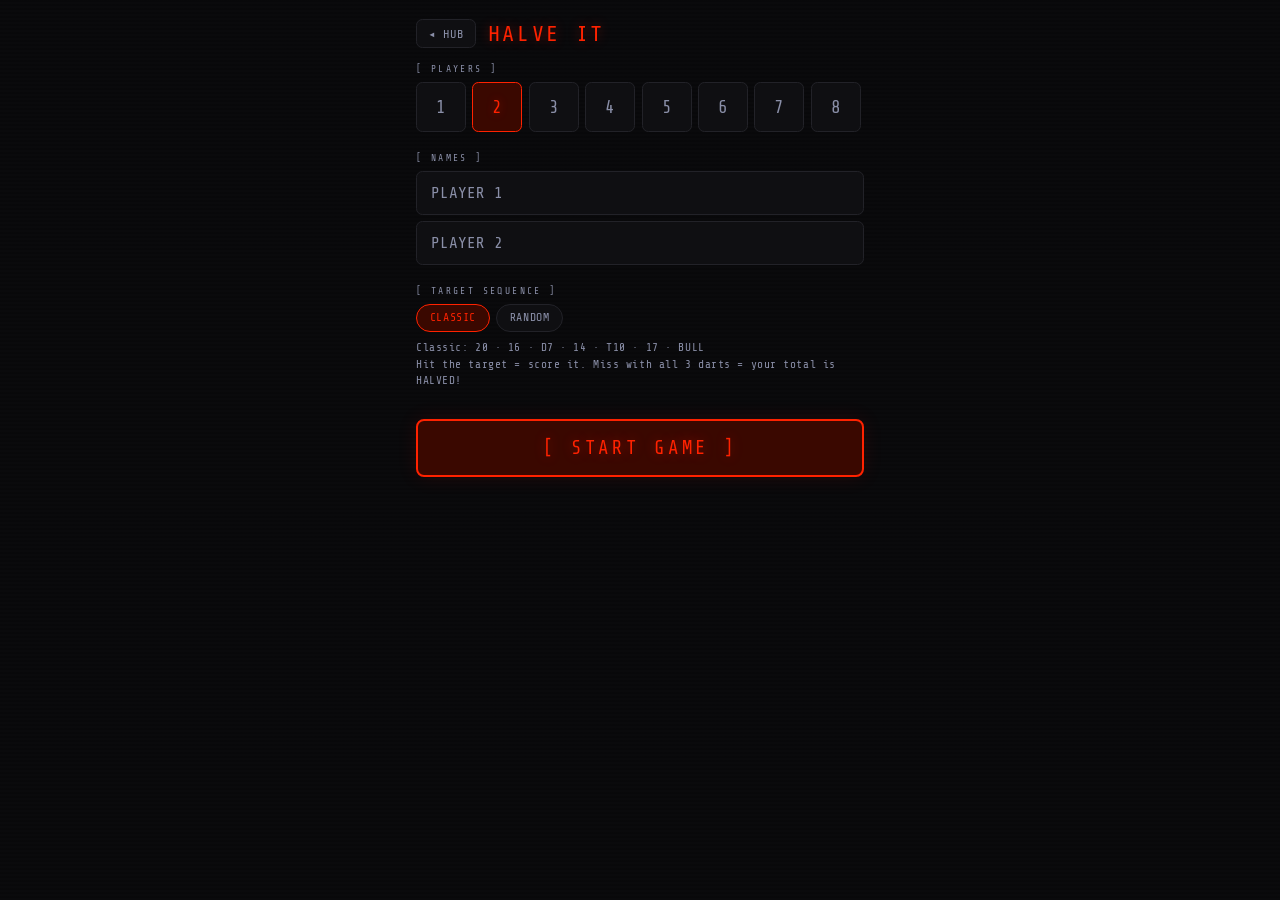
<file: games/halveit.html>
<!DOCTYPE html>
<html lang="en">
<head>
<meta charset="UTF-8">
<meta name="viewport" content="width=device-width, initial-scale=1.0, maximum-scale=1.0, user-scalable=no">
<title>HALVE IT · DARts</title>
<link rel="stylesheet" href="../common.css">
<script src="../sfx.js"></script>
<script src="../utils.js"></script>
<style>
.hv-rows { min-height: 100%; display: flex; flex-direction: column; }
.hv-row { flex: 1 0 auto; display: flex; align-items: center; border-bottom: 1px solid var(--border); padding: 0.7rem 0.9rem; gap: 1rem; }
.hv-row.active-row { background: rgba(255,170,0,0.05); }
.hv-pname { flex: 1; font-size: 0.85rem; color: var(--text-dim); letter-spacing: 0.08em; white-space: nowrap; overflow: hidden; text-overflow: ellipsis; }
.hv-row.active-row .hv-pname { color: var(--led-amber); text-shadow: 0 0 6px rgba(255,170,0,0.3); }
.hv-score { font-size: 1.8rem; color: var(--text-bright); min-width: 80px; text-align: right; }
.hv-row.active-row .hv-score { color: var(--led-amber); text-shadow: 0 0 10px rgba(255,170,0,0.3); }
.big-target { text-align: center; padding: 0.2rem 0; }
.big-target .lbl { font-size: 0.52rem; letter-spacing: 0.2em; color: var(--text-dim); }
.big-target .val { font-size: 2.2rem; color: var(--led-green); text-shadow: 0 0 16px var(--led-green-glow); line-height: 1.1; }
.hv-seq { display: flex; gap: 0.25rem; justify-content: center; flex-wrap: wrap; padding: 0.2rem 0; }
.hv-seq-item {
  font-size: 0.62rem; padding: 0.2rem 0.45rem;
  border: 1px solid var(--border); border-radius: 0.3rem;
  color: var(--text-dim); letter-spacing: 0.04em;
}
.hv-seq-item.cur { border-color: var(--led-green); color: var(--led-green); text-shadow: 0 0 6px var(--led-green-glow); }
.hv-seq-item.past { opacity: 0.35; }
.hv-btn-row { display: grid; grid-template-columns: repeat(4, 1fr); gap: 0.35rem; }
</style>
</head>
<body>

<div id="setup-screen" class="setup-wrap">
  <div class="setup-top">
    <a class="back-btn" href="../index.html">◂ HUB</a>
    <div class="setup-title">HALVE IT</div>
  </div>

  <div class="s-section">
    <span class="s-label">[ PLAYERS ]</span>
    <div class="chip-row" id="player-chips">
      <div class="chip" data-n="1">1</div>
      <div class="chip on" data-n="2">2</div>
      <div class="chip" data-n="3">3</div>
      <div class="chip" data-n="4">4</div>
      <div class="chip" data-n="5">5</div>
      <div class="chip" data-n="6">6</div>
      <div class="chip" data-n="7">7</div>
      <div class="chip" data-n="8">8</div>
    </div>
  </div>

  <div class="s-section">
    <span class="s-label">[ NAMES ]</span>
    <div id="player-names"></div>
  </div>

  <div class="s-section">
    <span class="s-label">[ TARGET SEQUENCE ]</span>
    <div class="pill-row">
      <label class="pill on" id="pill-classic"><input type="radio" name="seq" value="classic" checked> CLASSIC</label>
      <label class="pill" id="pill-random"><input type="radio" name="seq" value="random"> RANDOM</label>
    </div>
    <div class="row2-hint" style="margin-top:0.5rem">
      Classic: 20 · 16 · D7 · 14 · T10 · 17 · BULL<br>
      Hit the target = score it. Miss with all 3 darts = your total is HALVED!
    </div>
  </div>

  <button class="btn-start" id="start-btn">[ START GAME ]</button>
</div>

<div id="game-screen" class="game-wrap" style="display:none">
  <div class="top-bar">
    <div style="display:flex;align-items:center">
      <span class="game-logo">HALVE IT</span>
      <span class="r-badge" id="r-badge">R1</span>
    </div>
    <div class="top-btns">
      <button class="theme-btn" id="theme-btn">☀</button>
      <button class="top-btn danger" id="end-btn">END</button>
    </div>
  </div>

  <div class="game-scroll"><div class="hv-rows" id="board"></div></div>

  <div class="input-panel">
    <div class="turn-row">
      <div>
        <div class="turn-lbl">NOW THROWING</div>
        <div class="turn-name" id="turn-name">---</div>
      </div>
      <div class="throw-slots">
        <div class="tslot" id="ts0"></div>
        <div class="tslot" id="ts1"></div>
        <div class="tslot" id="ts2"></div>
      </div>
    </div>

    <div class="big-target">
      <div class="lbl">TARGET THIS ROUND</div>
      <div class="val" id="cur-target">20</div>
    </div>

    <div class="hv-seq" id="seq-bar"></div>

    <div class="hv-btn-row" id="hit-row">
      <button class="tbtn" id="h1-btn" style="font-size:0.85rem">HIT ×1</button>
      <button class="tbtn" id="h2-btn" style="font-size:0.85rem">HIT ×2</button>
      <button class="tbtn" id="h3-btn" style="font-size:0.85rem">HIT ×3</button>
      <button class="tbtn miss-btn" id="miss-btn">MISS</button>
    </div>

    <div class="act-row">
      <button class="btn-undo" id="undo-btn">UNDO</button>
      <button class="btn-next" id="next-btn">NEXT ››</button>
    </div>
  </div>
</div>

<div id="win-overlay">
  <div class="win-icon">✂️</div>
  <div style="text-align:center">
    <div class="win-lbl">WINNER</div>
    <div class="win-name" id="win-name">---</div>
  </div>
  <div class="win-sub" id="win-sub"></div>
  <div class="win-btns">
    <button class="btn-start" id="win-new-btn" style="font-size:1rem;padding:0.8rem">NEW GAME</button>
    <button class="btn-resume" onclick="document.getElementById('win-overlay').classList.remove('show')">VIEW BOARD</button>
  </div>
</div>
<div id="toast"></div>

<script>
'use strict';
initTheme();
document.addEventListener('DOMContentLoaded', () => {
  document.getElementById('theme-btn').addEventListener('click', () => { toggleTheme(); SFX.hit(); });
});

// Targets: {lbl, val} — val is points per single hit; mult in lbl shows required ring
const CLASSIC_SEQ = [
  { lbl: '20',   val: 20, name: '20' },
  { lbl: '16',   val: 16, name: '16' },
  { lbl: 'D7',   val: 14, name: 'DOUBLE 7' },
  { lbl: '14',   val: 14, name: '14' },
  { lbl: 'T10',  val: 30, name: 'TRIPLE 10' },
  { lbl: '17',   val: 17, name: '17' },
  { lbl: 'BULL', val: 25, name: 'BULL' },
];

function randomSeq() {
  const seq = [];
  const used = new Set();
  while (seq.length < 6) {
    const n = 1 + Math.floor(Math.random() * 20);
    if (used.has(n)) continue;
    used.add(n);
    const kind = Math.random();
    if (kind < 0.6)      seq.push({ lbl: String(n), val: n,     name: String(n) });
    else if (kind < 0.85) seq.push({ lbl: 'D' + n,   val: n * 2, name: 'DOUBLE ' + n });
    else                  seq.push({ lbl: 'T' + n,   val: n * 3, name: 'TRIPLE ' + n });
  }
  seq.push({ lbl: 'BULL', val: 25, name: 'BULL' });
  return seq;
}

let G = {}, selN = 2;

document.getElementById('player-chips').addEventListener('click', e => {
  const c = e.target.closest('.chip'); if (!c) return;
  selN = +c.dataset.n;
  document.querySelectorAll('#player-chips .chip').forEach(x => x.classList.toggle('on', x === c));
  buildNameInputs('player-names', selN, 'PLAYER');
});

document.querySelectorAll('.pill input[name="seq"]').forEach(r => {
  r.addEventListener('change', () => {
    document.getElementById('pill-classic').classList.toggle('on', r.value === 'classic' && r.checked);
    document.getElementById('pill-random').classList.toggle('on', r.value === 'random' && r.checked);
  });
});

buildNameInputs('player-names', selN, 'PLAYER');

document.getElementById('start-btn').addEventListener('click', () => {
  const useRandom = document.querySelector('.pill input[value="random"]').checked;
  G = {
    players: getNames('player-names', 'P'),
    seq: useRandom ? randomSeq() : CLASSIC_SEQ.map(t => ({...t})),
    scores: {},
    currentPlayer: 0, currentThrows: [], round: 1, undoStack: []
  };
  G.players.forEach(p => G.scores[p] = 0);
  document.getElementById('setup-screen').style.display = 'none';
  document.getElementById('game-screen').style.display = 'flex';
  renderAll();
  if (window.goatcounter) {
    window.goatcounter.count({
      path:  'game-started-halveit',
      title: 'Halve It game started',
      event: true,
    });
  }
});


function curTarget() { return G.seq[G.round - 1]; }

function renderAll() {
  const cp = G.players[G.currentPlayer];
  const board = document.getElementById('board');
  board.innerHTML = '';
  G.players.forEach(p => {
    const row = document.createElement('div');
    row.className = `hv-row${p === cp ? ' active-row' : ''}`;
    row.innerHTML = `<div class="hv-pname">${p}</div><div class="hv-score">${G.scores[p]}</div>`;
    board.appendChild(row);
  });

  const t = curTarget();
  document.getElementById('turn-name').textContent = cp;
  document.getElementById('cur-target').textContent = t.name;
  document.getElementById('r-badge').textContent = `R${G.round}/${G.seq.length}`;

  // Sequence bar
  const sb = document.getElementById('seq-bar');
  sb.innerHTML = '';
  G.seq.forEach((s, i) => {
    const d = document.createElement('span');
    d.className = `hv-seq-item${i === G.round - 1 ? ' cur' : ''}${i < G.round - 1 ? ' past' : ''}`;
    d.textContent = s.lbl;
    sb.appendChild(d);
  });

  for (let i = 0; i < 3; i++) {
    const sl = document.getElementById(`ts${i}`);
    const th = G.currentThrows[i];
    if (th === undefined) { sl.textContent = ''; sl.className = 'tslot'; }
    else if (th === 0) { sl.textContent = 'MISS'; sl.className = 'tslot miss'; }
    else { sl.textContent = `+${th}`; sl.className = 'tslot hit'; }
  }
}

// hits = how many of the 3 darts hit (records them all at once OR one at a time)
function doThrow(hit) {
  if (G.currentThrows.length >= 3) { toast('END TURN FIRST'); return; }
  G.undoStack.push({ scores: JSON.parse(JSON.stringify(G.scores)), currentThrows: [...G.currentThrows], currentPlayer: G.currentPlayer, round: G.round });

  const cp = G.players[G.currentPlayer];
  const t = curTarget();

  if (hit === 0) {
    SFX.miss();
    G.currentThrows.push(0);
  } else {
    const pts = t.val * hit;
    G.scores[cp] += pts;
    if (hit === 3) SFX.triple(); else if (hit === 2) SFX.double(); else SFX.hit();
    G.currentThrows.push(pts);
  }
  renderAll();
}

document.getElementById('h1-btn').addEventListener('click', () => doThrow(1));
document.getElementById('h2-btn').addEventListener('click', () => doThrow(2));
document.getElementById('h3-btn').addEventListener('click', () => doThrow(3));
document.getElementById('miss-btn').addEventListener('click', () => doThrow(0));

document.getElementById('next-btn').addEventListener('click', () => {
  const cp = G.players[G.currentPlayer];

  // Halving rule: if no dart this turn scored, halve total (round up)
  const anyHit = G.currentThrows.some(th => th > 0);
  if (G.currentThrows.length > 0 && !anyHit) {
    G.scores[cp] = Math.ceil(G.scores[cp] / 2);
    SFX.bust();
    toast(`${cp} HALVED!`);
  } else {
    SFX.next();
  }

  G.currentThrows = [];
  G.currentPlayer = (G.currentPlayer + 1) % G.players.length;
  if (G.currentPlayer === 0) {
    G.round++;
    if (G.round > G.seq.length) { endGame(); return; }
  }
  renderAll();
});

function endGame() {
  let winner = G.players[0], best = -Infinity;
  G.players.forEach(p => { if (G.scores[p] > best) { best = G.scores[p]; winner = p; } });
  showWin(winner, `${G.scores[winner]} PTS`, () => location.reload());
}

document.getElementById('undo-btn').addEventListener('click', () => {
  if (!G.undoStack.length) { toast('NOTHING TO UNDO'); return; }
  const s = G.undoStack.pop();
  G.scores = s.scores; G.currentThrows = s.currentThrows; G.currentPlayer = s.currentPlayer; G.round = s.round;
  renderAll(); toast('UNDONE');
});

document.getElementById('end-btn').addEventListener('click', () => { if (confirm('End game and return to hub?')) location.href = '../index.html'; });
</script>
<script data-goatcounter="https://jucofuco.goatcounter.com/count"
        async src="//gc.zgo.at/count.js"></script>
</body>
</html>
</file>
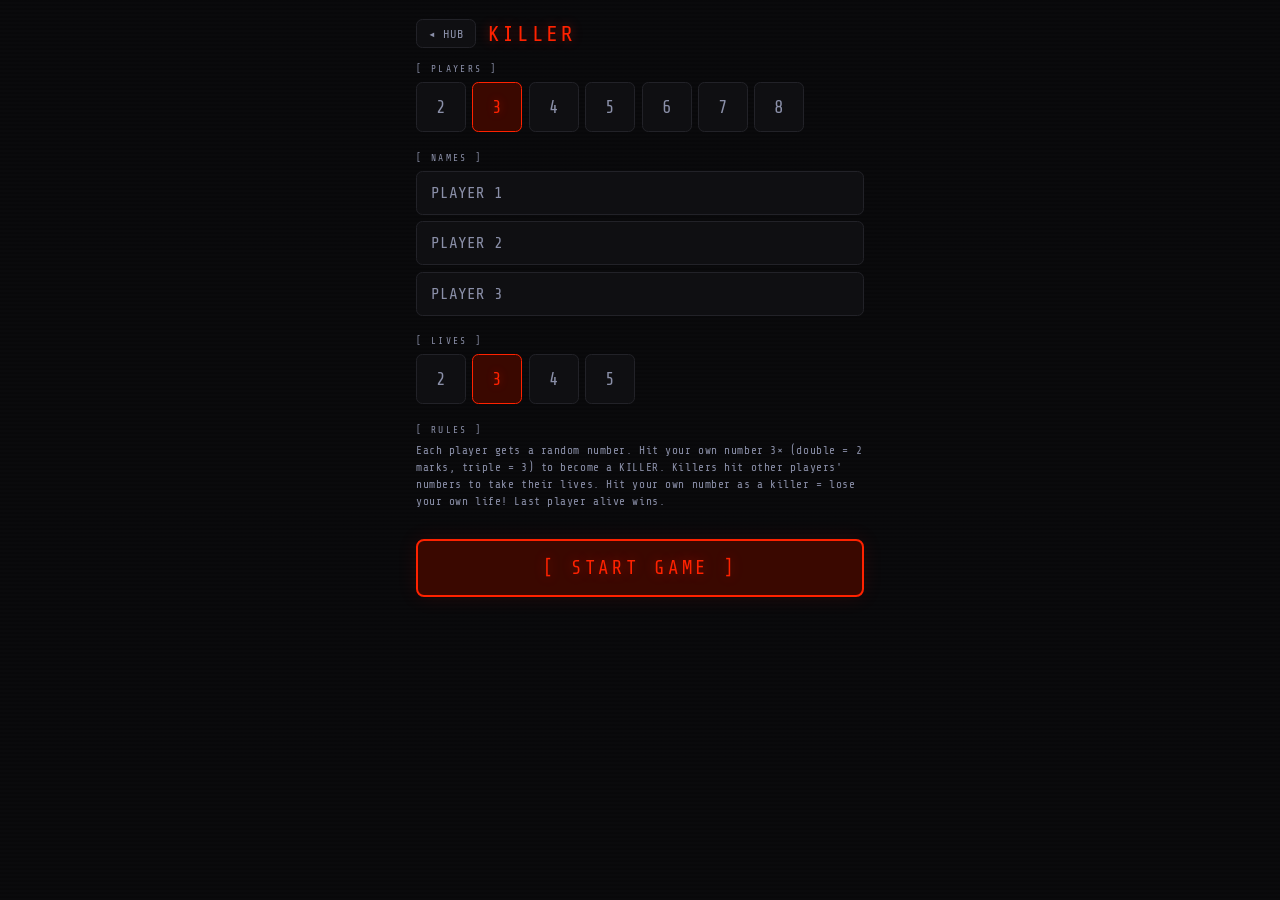
<file: games/killer.html>
<!DOCTYPE html>
<html lang="en">
<head>
<meta charset="UTF-8">
<meta name="viewport" content="width=device-width, initial-scale=1.0, maximum-scale=1.0, user-scalable=no">
<title>KILLER · DARts</title>
<link rel="stylesheet" href="../common.css">
<script src="../sfx.js"></script>
<script src="../utils.js"></script>
<style>
.kl-rows { min-height: 100%; display: flex; flex-direction: column; }
.kl-row { flex: 1 0 auto; display: flex; align-items: center; border-bottom: 1px solid var(--border); padding: 0.65rem 0.9rem; gap: 0.8rem; }
.kl-row.active-row { background: rgba(255,170,0,0.05); }
.kl-row.dead-row { opacity: 0.35; }
.kl-num {
  width: 44px; height: 44px;
  border: 1px solid var(--led-red-dim);
  border-radius: 0.4rem;
  display: flex; align-items: center; justify-content: center;
  font-size: 1.2rem; color: var(--led-red);
  text-shadow: 0 0 8px var(--led-red-glow);
  flex-shrink: 0;
}
.kl-row.killer-row .kl-num { border-color: var(--led-green); color: var(--led-green); text-shadow: 0 0 8px var(--led-green-glow); }
.kl-pname { flex: 1; font-size: 0.85rem; color: var(--text-dim); letter-spacing: 0.06em; min-width: 0; white-space: nowrap; overflow: hidden; text-overflow: ellipsis; }
.kl-row.active-row .kl-pname { color: var(--led-amber); }
.kl-status { font-size: 0.55rem; letter-spacing: 0.15em; color: var(--text-dim); }
.kl-status.is-killer { color: var(--led-green); text-shadow: 0 0 6px var(--led-green-glow); }
.kl-lives { display: flex; gap: 4px; flex-shrink: 0; }
.kl-life { width: 12px; height: 12px; border-radius: 50%; background: var(--led-red); box-shadow: 0 0 6px var(--led-red-glow); }
.kl-life.lost { background: transparent; border: 1.5px solid var(--border); box-shadow: none; }
.kl-marks { display: flex; gap: 3px; flex-shrink: 0; }
.kl-mark { width: 9px; height: 9px; border-radius: 50%; background: var(--led-green); box-shadow: 0 0 5px var(--led-green-glow); }
.kl-mark.empty { background: transparent; border: 1px solid var(--border); box-shadow: none; }
.kl-info { font-size: 0.62rem; color: var(--text-dim); text-align: center; letter-spacing: 0.08em; line-height: 1.5; padding: 0.1rem 0; }
</style>
</head>
<body>

<div id="setup-screen" class="setup-wrap">
  <div class="setup-top">
    <a class="back-btn" href="../index.html">◂ HUB</a>
    <div class="setup-title">KILLER</div>
  </div>

  <div class="s-section">
    <span class="s-label">[ PLAYERS ]</span>
    <div class="chip-row" id="player-chips">
      <div class="chip" data-n="2">2</div>
      <div class="chip on" data-n="3">3</div>
      <div class="chip" data-n="4">4</div>
      <div class="chip" data-n="5">5</div>
      <div class="chip" data-n="6">6</div>
      <div class="chip" data-n="7">7</div>
      <div class="chip" data-n="8">8</div>
    </div>
  </div>

  <div class="s-section">
    <span class="s-label">[ NAMES ]</span>
    <div id="player-names"></div>
  </div>

  <div class="s-section">
    <span class="s-label">[ LIVES ]</span>
    <div class="chip-row" id="lives-chips">
      <div class="chip" data-l="2">2</div>
      <div class="chip on" data-l="3">3</div>
      <div class="chip" data-l="4">4</div>
      <div class="chip" data-l="5">5</div>
    </div>
  </div>

  <div class="s-section">
    <span class="s-label">[ RULES ]</span>
    <div class="row2-hint">
      Each player gets a random number. Hit your own number 3× (double = 2 marks, triple = 3) to become a KILLER.
      Killers hit other players' numbers to take their lives. Hit your own number as a killer = lose your own life!
      Last player alive wins.
    </div>
  </div>

  <button class="btn-start" id="start-btn">[ START GAME ]</button>
</div>

<div id="game-screen" class="game-wrap" style="display:none">
  <div class="top-bar">
    <div style="display:flex;align-items:center">
      <span class="game-logo">KILLER</span>
      <span class="r-badge" id="r-badge">R1</span>
    </div>
    <div class="top-btns">
      <button class="theme-btn" id="theme-btn">☀</button>
      <button class="top-btn danger" id="end-btn">END</button>
    </div>
  </div>

  <div class="game-scroll"><div class="kl-rows" id="board"></div></div>

  <div class="input-panel">
    <div class="turn-row">
      <div>
        <div class="turn-lbl">NOW THROWING</div>
        <div class="turn-name" id="turn-name">---</div>
      </div>
      <div class="throw-slots">
        <div class="tslot" id="ts0"></div>
        <div class="tslot" id="ts1"></div>
        <div class="tslot" id="ts2"></div>
      </div>
    </div>

    <div class="kl-info" id="kl-info">Hit your number to build marks</div>

    <div class="mult-row" id="mult-row">
      <button class="mbtn active" data-m="1">SINGLE</button>
      <button class="mbtn" data-m="2">DOUBLE</button>
      <button class="mbtn" data-m="3">TRIPLE</button>
    </div>

    <div class="tgt-grid" id="tgt-grid"></div>

    <div class="act-row">
      <button class="btn-undo" id="undo-btn">UNDO</button>
      <button class="btn-next" id="next-btn">NEXT ››</button>
    </div>
  </div>
</div>

<div id="win-overlay">
  <div class="win-icon">💀</div>
  <div style="text-align:center">
    <div class="win-lbl">LAST ONE STANDING</div>
    <div class="win-name" id="win-name">---</div>
  </div>
  <div class="win-sub" id="win-sub"></div>
  <div class="win-btns">
    <button class="btn-start" id="win-new-btn" style="font-size:1rem;padding:0.8rem">NEW GAME</button>
    <button class="btn-resume" onclick="document.getElementById('win-overlay').classList.remove('show')">VIEW BOARD</button>
  </div>
</div>
<div id="toast"></div>

<script>
'use strict';
initTheme();
document.addEventListener('DOMContentLoaded', () => {
  document.getElementById('theme-btn').addEventListener('click', () => { toggleTheme(); SFX.hit(); });
});

let G = {}, mult = 1, selN = 3, selL = 3;

document.getElementById('player-chips').addEventListener('click', e => {
  const c = e.target.closest('.chip'); if (!c) return;
  selN = +c.dataset.n;
  document.querySelectorAll('#player-chips .chip').forEach(x => x.classList.toggle('on', x === c));
  buildNameInputs('player-names', selN, 'PLAYER');
});

document.getElementById('lives-chips').addEventListener('click', e => {
  const c = e.target.closest('.chip'); if (!c) return;
  selL = +c.dataset.l;
  document.querySelectorAll('#lives-chips .chip').forEach(x => x.classList.toggle('on', x === c));
});

buildNameInputs('player-names', selN, 'PLAYER');

document.getElementById('start-btn').addEventListener('click', () => {
  const players = getNames('player-names', 'P');
  // Assign random distinct numbers 1-20
  const pool = Array.from({length: 20}, (_, i) => i + 1);
  const nums = {};
  players.forEach(p => {
    const i = Math.floor(Math.random() * pool.length);
    nums[p] = pool.splice(i, 1)[0];
  });

  G = {
    players, nums,
    maxLives: selL,
    lives: {}, marks: {},
    currentPlayer: 0, currentThrows: [], round: 1, undoStack: []
  };
  players.forEach(p => { G.lives[p] = selL; G.marks[p] = 0; });

  document.getElementById('setup-screen').style.display = 'none';
  document.getElementById('game-screen').style.display = 'flex';
  renderAll();
  if (window.goatcounter) {
    window.goatcounter.count({
      path:  'game-started-killer',
      title: 'Killer game started',
      event: true,
    });
  }
});


function isKiller(p) { return G.marks[p] >= 3; }
function isAlive(p)  { return G.lives[p] > 0; }

function renderAll() {
  const cp = G.players[G.currentPlayer];
  const board = document.getElementById('board');
  board.innerHTML = '';
  G.players.forEach(p => {
    const row = document.createElement('div');
    const killer = isKiller(p), alive = isAlive(p);
    row.className = `kl-row${p === cp ? ' active-row' : ''}${killer ? ' killer-row' : ''}${!alive ? ' dead-row' : ''}`;

    let livesHtml = '';
    for (let i = 0; i < G.maxLives; i++) livesHtml += `<span class="kl-life${i >= G.lives[p] ? ' lost' : ''}"></span>`;
    let marksHtml = '';
    for (let i = 0; i < 3; i++) marksHtml += `<span class="kl-mark${i >= G.marks[p] ? ' empty' : ''}"></span>`;

    row.innerHTML = `
      <div class="kl-num">${G.nums[p]}</div>
      <div class="kl-pname">${p}<div class="kl-status${killer ? ' is-killer' : ''}">${!alive ? 'OUT' : killer ? '☠ KILLER' : 'BUILDING'}</div></div>
      <div class="kl-marks">${marksHtml}</div>
      <div class="kl-lives">${livesHtml}</div>`;
    board.appendChild(row);
  });

  const cpKiller = isKiller(cp);
  document.getElementById('turn-name').textContent = cp;
  document.getElementById('kl-info').textContent = cpKiller
    ? `YOU ARE A KILLER — hit other players' numbers! (own number = lose a life)`
    : `Hit YOUR number ${G.nums[cp]} — need ${3 - G.marks[cp]} more mark(s)`;
  document.getElementById('r-badge').textContent = `R${G.round}`;
  document.querySelectorAll('#mult-row .mbtn').forEach(b => b.classList.toggle('active', +b.dataset.m === mult));

  // Target grid: each player's number + miss
  const g = document.getElementById('tgt-grid');
  g.innerHTML = '';
  G.players.forEach(p => {
    if (!isAlive(p)) return;
    const b = document.createElement('button');
    b.className = p === cp ? 'tbtn bull' : 'tbtn';
    b.textContent = G.nums[p];
    b.addEventListener('click', () => doThrow(p));
    g.appendChild(b);
  });
  const miss = document.createElement('button');
  miss.className = 'tbtn miss-btn';
  miss.textContent = 'MISS';
  miss.addEventListener('click', () => doThrow(null));
  g.appendChild(miss);

  for (let i = 0; i < 3; i++) {
    const sl = document.getElementById(`ts${i}`);
    const th = G.currentThrows[i];
    if (th === undefined) { sl.textContent = ''; sl.className = 'tslot'; }
    else if (th === null) { sl.textContent = 'MISS'; sl.className = 'tslot miss'; }
    else { sl.textContent = th.lbl; sl.className = th.kind === 'kill' ? 'tslot bust' : 'tslot hit'; }
  }
}

function doThrow(targetPlayer) {
  if (G.currentThrows.length >= 3) { toast('END TURN FIRST'); return; }
  G.undoStack.push({
    lives: JSON.parse(JSON.stringify(G.lives)),
    marks: JSON.parse(JSON.stringify(G.marks)),
    currentThrows: JSON.parse(JSON.stringify(G.currentThrows)),
    currentPlayer: G.currentPlayer, round: G.round
  });

  const cp = G.players[G.currentPlayer];

  if (targetPlayer === null) {
    SFX.miss();
    G.currentThrows.push(null);
    mult = 1;
    renderAll();
    return;
  }

  const num = G.nums[targetPlayer];

  if (targetPlayer === cp) {
    if (isKiller(cp)) {
      // Killer hits own number — loses own lives!
      G.lives[cp] = Math.max(0, G.lives[cp] - mult);
      SFX.bust();
      G.currentThrows.push({ lbl: `-${mult}♥`, kind: 'kill' });
      if (!isAlive(cp)) {
        toast('YOU KILLED YOURSELF!');
        renderAll();
        checkWinOrAdvance();
        return;
      }
    } else {
      // Building marks
      G.marks[cp] = Math.min(3, G.marks[cp] + mult);
      if (isKiller(cp)) { SFX.close(); toast('KILLER!'); }
      else { if (mult === 3) SFX.triple(); else if (mult === 2) SFX.double(); else SFX.hit(); }
      G.currentThrows.push({ lbl: mult > 1 ? `${mult}×${num}` : String(num), kind: 'mark' });
    }
  } else {
    // Hitting another player's number
    if (isKiller(cp)) {
      G.lives[targetPlayer] = Math.max(0, G.lives[targetPlayer] - mult);
      SFX.score();
      G.currentThrows.push({ lbl: `☠${num}`, kind: 'kill' });
      if (!isAlive(targetPlayer)) toast(`${targetPlayer} IS OUT!`);
    } else {
      // Not a killer yet — hitting others does nothing
      SFX.dead();
      G.currentThrows.push({ lbl: `${num}·0`, kind: 'mark' });
      toast('NOT A KILLER YET');
    }
  }

  mult = 1;
  renderAll();
  checkWin();
}

function checkWin() {
  const alive = G.players.filter(isAlive);
  if (alive.length === 1) {
    SFX.checkout();
    setTimeout(() => showWin(alive[0], `SURVIVED WITH ${G.lives[alive[0]]} LIVES`, () => location.reload()), 300);
  }
}

function checkWinOrAdvance() {
  const alive = G.players.filter(isAlive);
  if (alive.length === 1) { checkWin(); return; }
  // Current player died mid-turn — advance
  setTimeout(() => nextPlayer(), 600);
}

function nextPlayer() {
  SFX.next();
  G.currentThrows = [];
  do {
    G.currentPlayer = (G.currentPlayer + 1) % G.players.length;
    if (G.currentPlayer === 0) G.round++;
  } while (!isAlive(G.players[G.currentPlayer]));
  mult = 1;
  renderAll();
}

document.getElementById('next-btn').addEventListener('click', nextPlayer);

document.getElementById('undo-btn').addEventListener('click', () => {
  if (!G.undoStack.length) { toast('NOTHING TO UNDO'); return; }
  const s = G.undoStack.pop();
  G.lives = s.lives; G.marks = s.marks; G.currentThrows = s.currentThrows; G.currentPlayer = s.currentPlayer; G.round = s.round;
  mult = 1; renderAll(); toast('UNDONE');
});

document.querySelectorAll('#mult-row .mbtn').forEach(b => {
  b.addEventListener('click', () => { mult = +b.dataset.m; document.querySelectorAll('#mult-row .mbtn').forEach(x => x.classList.toggle('active', x === b)); });
});

document.getElementById('end-btn').addEventListener('click', () => { if (confirm('End game and return to hub?')) location.href = '../index.html'; });
</script>
<script data-goatcounter="https://jucofuco.goatcounter.com/count"
        async src="//gc.zgo.at/count.js"></script>
</body>
</html>
</file>
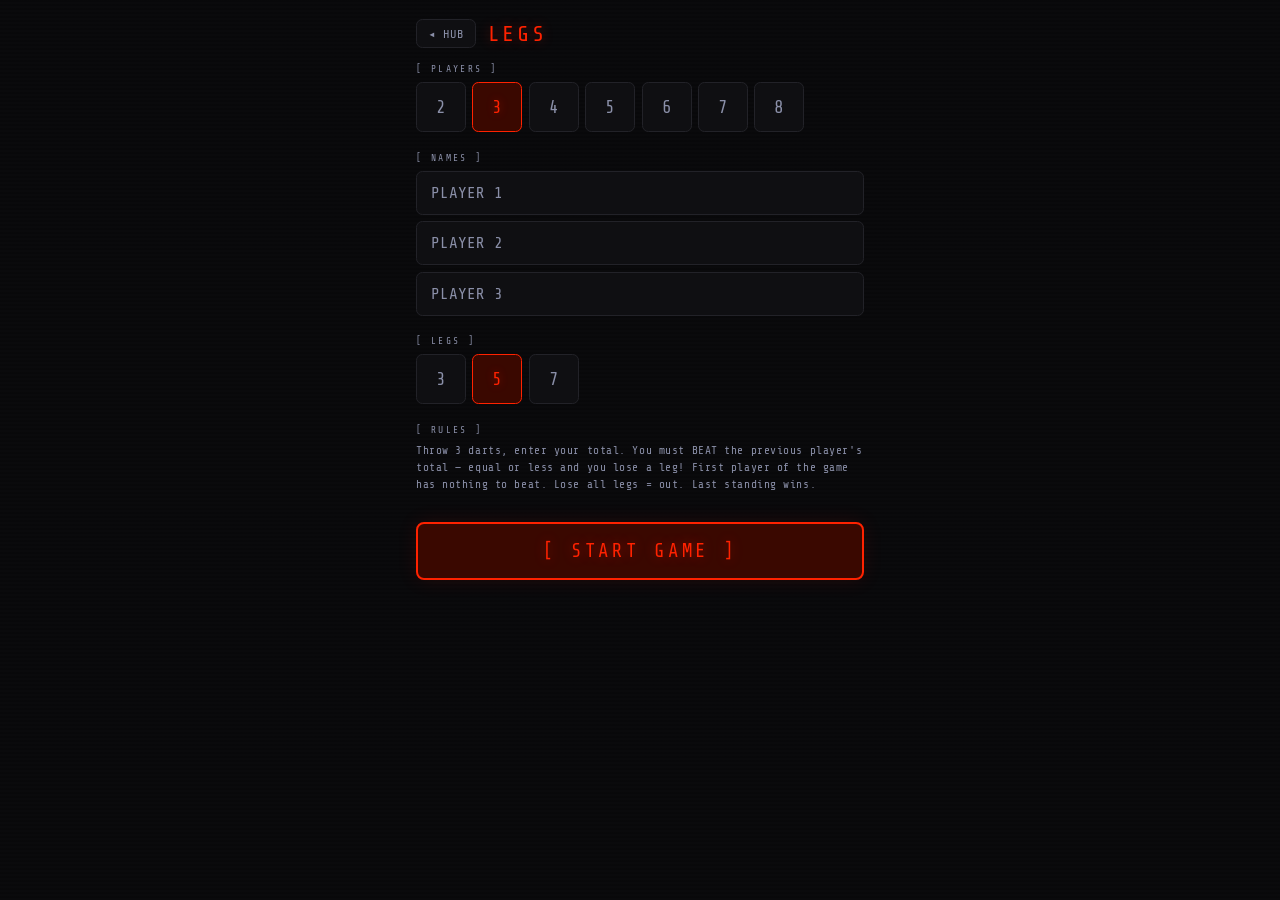
<file: games/legs.html>
<!DOCTYPE html>
<html lang="en">
<head>
<meta charset="UTF-8">
<meta name="viewport" content="width=device-width, initial-scale=1.0, maximum-scale=1.0, user-scalable=no">
<title>LEGS · DARts</title>
<link rel="stylesheet" href="../common.css">
<script src="../sfx.js"></script>
<script src="../utils.js"></script>
<style>
.lg-rows { min-height: 100%; display: flex; flex-direction: column; }
.lg-row { flex: 1 0 auto; display: flex; align-items: center; border-bottom: 1px solid var(--border); padding: 0.7rem 0.9rem; gap: 0.9rem; }
.lg-row.active-row { background: rgba(255,170,0,0.05); }
.lg-row.out-row { opacity: 0.35; }
.lg-pname { flex: 1; font-size: 0.85rem; color: var(--text-dim); letter-spacing: 0.08em; white-space: nowrap; overflow: hidden; text-overflow: ellipsis; }
.lg-row.active-row .lg-pname { color: var(--led-amber); text-shadow: 0 0 6px rgba(255,170,0,0.3); }
.lg-legs { display: flex; gap: 5px; flex-shrink: 0; }
.lg-leg { font-size: 1rem; filter: drop-shadow(0 0 4px var(--led-green-glow)); }
.lg-leg.lost { opacity: 0.18; filter: none; }
.lg-last { font-size: 0.62rem; color: var(--text-dim); min-width: 50px; text-align: right; }
.lg-beat { text-align: center; padding: 0.2rem 0; }
.lg-beat .lbl { font-size: 0.52rem; letter-spacing: 0.2em; color: var(--text-dim); }
.lg-beat .val { font-size: 2.2rem; color: var(--led-red); text-shadow: 0 0 14px var(--led-red-glow); line-height: 1.1; }
</style>
</head>
<body>

<div id="setup-screen" class="setup-wrap">
  <div class="setup-top">
    <a class="back-btn" href="../index.html">◂ HUB</a>
    <div class="setup-title">LEGS</div>
  </div>

  <div class="s-section">
    <span class="s-label">[ PLAYERS ]</span>
    <div class="chip-row" id="player-chips">
      <div class="chip" data-n="2">2</div>
      <div class="chip on" data-n="3">3</div>
      <div class="chip" data-n="4">4</div>
      <div class="chip" data-n="5">5</div>
      <div class="chip" data-n="6">6</div>
      <div class="chip" data-n="7">7</div>
      <div class="chip" data-n="8">8</div>
    </div>
  </div>

  <div class="s-section">
    <span class="s-label">[ NAMES ]</span>
    <div id="player-names"></div>
  </div>

  <div class="s-section">
    <span class="s-label">[ LEGS ]</span>
    <div class="chip-row" id="legs-chips">
      <div class="chip" data-l="3">3</div>
      <div class="chip on" data-l="5">5</div>
      <div class="chip" data-l="7">7</div>
    </div>
  </div>

  <div class="s-section">
    <span class="s-label">[ RULES ]</span>
    <div class="row2-hint">
      Throw 3 darts, enter your total. You must BEAT the previous player's total — equal or less and you lose a leg!
      First player of the game has nothing to beat. Lose all legs = out. Last standing wins.
    </div>
  </div>

  <button class="btn-start" id="start-btn">[ START GAME ]</button>
</div>

<div id="game-screen" class="game-wrap" style="display:none">
  <div class="top-bar">
    <div style="display:flex;align-items:center">
      <span class="game-logo">LEGS</span>
      <span class="r-badge" id="r-badge">R1</span>
    </div>
    <div class="top-btns">
      <button class="theme-btn" id="theme-btn">☀</button>
      <button class="top-btn danger" id="end-btn">END</button>
    </div>
  </div>

  <div class="game-scroll"><div class="lg-rows" id="board"></div></div>

  <div class="input-panel">
    <div class="turn-row">
      <div>
        <div class="turn-lbl">NOW THROWING</div>
        <div class="turn-name" id="turn-name">---</div>
      </div>
      <div class="throw-slots">
        <div class="tslot" id="ts0"></div>
        <div class="tslot" id="ts1"></div>
        <div class="tslot" id="ts2"></div>
      </div>
    </div>

    <div class="lg-beat">
      <div class="lbl">SCORE TO BEAT</div>
      <div class="val" id="beat-val">—</div>
    </div>

    <div class="mult-row" id="mult-row">
      <button class="mbtn active" data-m="1">SINGLE</button>
      <button class="mbtn" data-m="2">DOUBLE</button>
      <button class="mbtn" data-m="3">TRIPLE</button>
    </div>

    <div class="tgt-grid" id="tgt-grid"></div>

    <div class="act-row">
      <button class="btn-undo" id="undo-btn">UNDO</button>
      <button class="btn-next" id="next-btn">NEXT ››</button>
    </div>
  </div>
</div>

<div id="win-overlay">
  <div class="win-icon">🦵</div>
  <div style="text-align:center">
    <div class="win-lbl">LAST ONE STANDING</div>
    <div class="win-name" id="win-name">---</div>
  </div>
  <div class="win-sub" id="win-sub"></div>
  <div class="win-btns">
    <button class="btn-start" id="win-new-btn" style="font-size:1rem;padding:0.8rem">NEW GAME</button>
    <button class="btn-resume" onclick="document.getElementById('win-overlay').classList.remove('show')">VIEW BOARD</button>
  </div>
</div>
<div id="toast"></div>

<script>
'use strict';
initTheme();
document.addEventListener('DOMContentLoaded', () => {
  document.getElementById('theme-btn').addEventListener('click', () => { toggleTheme(); SFX.hit(); });
});

let G = {}, mult = 1, selN = 3, selL = 5;

document.getElementById('player-chips').addEventListener('click', e => {
  const c = e.target.closest('.chip'); if (!c) return;
  selN = +c.dataset.n;
  document.querySelectorAll('#player-chips .chip').forEach(x => x.classList.toggle('on', x === c));
  buildNameInputs('player-names', selN, 'PLAYER');
});

document.getElementById('legs-chips').addEventListener('click', e => {
  const c = e.target.closest('.chip'); if (!c) return;
  selL = +c.dataset.l;
  document.querySelectorAll('#legs-chips .chip').forEach(x => x.classList.toggle('on', x === c));
});

buildNameInputs('player-names', selN, 'PLAYER');

document.getElementById('start-btn').addEventListener('click', () => {
  G = {
    players: getNames('player-names', 'P'),
    maxLegs: selL,
    legs: {}, lastScore: {},
    toBeat: null,           // score the current player must beat (null for very first turn)
    currentPlayer: 0, currentThrows: [], round: 1, undoStack: []
  };
  G.players.forEach(p => { G.legs[p] = selL; G.lastScore[p] = null; });
  document.getElementById('setup-screen').style.display = 'none';
  document.getElementById('game-screen').style.display = 'flex';
  buildGrid();
  renderAll();
  if (window.goatcounter) {
    window.goatcounter.count({
      path:  'game-started-legs',
      title: 'Legs game started',
      event: true,
    });
  }
});


function isAlive(p) { return G.legs[p] > 0; }
function turnTotal() {
  return G.currentThrows.reduce((s, th) => s + (th ? th.val * th.m : 0), 0);
}

function buildGrid() {
  const g = document.getElementById('tgt-grid');
  g.innerHTML = '';
  for (let n = 1; n <= 20; n++) {
    const b = document.createElement('button');
    b.className = 'tbtn x01';
    b.textContent = n;
    b.addEventListener('click', () => doThrow(n));
    g.appendChild(b);
  }
  const bull = document.createElement('button');
  bull.className = 'tbtn x01 bull';
  bull.textContent = 'BULL';
  bull.addEventListener('click', () => doThrow(25));
  g.appendChild(bull);
  const miss = document.createElement('button');
  miss.className = 'tbtn miss-btn';
  miss.textContent = 'MISS';
  miss.addEventListener('click', () => doThrow(0));
  g.appendChild(miss);
}

function renderAll() {
  const cp = G.players[G.currentPlayer];
  const board = document.getElementById('board');
  board.innerHTML = '';
  G.players.forEach(p => {
    const row = document.createElement('div');
    row.className = `lg-row${p === cp ? ' active-row' : ''}${!isAlive(p) ? ' out-row' : ''}`;
    let legsHtml = '';
    for (let i = 0; i < G.maxLegs; i++) legsHtml += `<span class="lg-leg${i >= G.legs[p] ? ' lost' : ''}">🦵</span>`;
    row.innerHTML = `
      <div class="lg-pname">${p}${!isAlive(p) ? ' · OUT' : ''}</div>
      <div class="lg-legs">${legsHtml}</div>
      <div class="lg-last">${G.lastScore[p] !== null ? G.lastScore[p] : ''}</div>`;
    board.appendChild(row);
  });

  document.getElementById('turn-name').textContent = cp;
  document.getElementById('beat-val').textContent = G.toBeat === null ? '—' : `> ${G.toBeat}`;
  document.getElementById('r-badge').textContent = `R${G.round}`;
  document.querySelectorAll('#mult-row .mbtn').forEach(b => b.classList.toggle('active', +b.dataset.m === mult));

  for (let i = 0; i < 3; i++) {
    const sl = document.getElementById(`ts${i}`);
    const th = G.currentThrows[i];
    if (th === undefined) { sl.textContent = ''; sl.className = 'tslot'; }
    else if (th === null) { sl.textContent = 'MISS'; sl.className = 'tslot miss'; }
    else {
      sl.textContent = th.m > 1 ? `${th.m}×${th.val === 25 ? 'B' : th.val}` : (th.val === 25 ? 'BULL' : String(th.val));
      sl.className = 'tslot hit';
    }
  }
}

function doThrow(val) {
  if (G.currentThrows.length >= 3) { toast('END TURN FIRST'); return; }
  G.undoStack.push({
    legs: JSON.parse(JSON.stringify(G.legs)),
    lastScore: JSON.parse(JSON.stringify(G.lastScore)),
    toBeat: G.toBeat,
    currentThrows: JSON.parse(JSON.stringify(G.currentThrows)),
    currentPlayer: G.currentPlayer, round: G.round
  });

  if (val === 0) {
    SFX.miss();
    G.currentThrows.push(null);
  } else {
    if (mult === 3) SFX.triple(); else if (mult === 2) SFX.double(); else SFX.hit();
    G.currentThrows.push({ val, m: mult });
  }
  mult = 1;
  renderAll();
}

document.getElementById('next-btn').addEventListener('click', () => {
  const cp = G.players[G.currentPlayer];
  const total = turnTotal();
  G.lastScore[cp] = total;

  // Did they beat the target?
  if (G.toBeat !== null && total <= G.toBeat) {
    G.legs[cp]--;
    SFX.bust();
    toast(`${cp} LOSES A LEG! (${total} ≤ ${G.toBeat})`);
    if (!isAlive(cp)) toast(`${cp} IS OUT!`);
  } else {
    SFX.next();
  }

  // The new score to beat is this player's total (only if they're still in and scored)
  G.toBeat = total;

  // Win check
  const alive = G.players.filter(isAlive);
  if (alive.length === 1) {
    SFX.checkout();
    renderAll();
    setTimeout(() => showWin(alive[0], `${G.legs[alive[0]]} LEGS LEFT`, () => location.reload()), 400);
    return;
  }

  // Advance to next alive player
  G.currentThrows = [];
  do {
    G.currentPlayer = (G.currentPlayer + 1) % G.players.length;
    if (G.currentPlayer === 0) G.round++;
  } while (!isAlive(G.players[G.currentPlayer]));

  mult = 1;
  renderAll();
});

document.getElementById('undo-btn').addEventListener('click', () => {
  if (!G.undoStack.length) { toast('NOTHING TO UNDO'); return; }
  const s = G.undoStack.pop();
  G.legs = s.legs; G.lastScore = s.lastScore; G.toBeat = s.toBeat;
  G.currentThrows = s.currentThrows; G.currentPlayer = s.currentPlayer; G.round = s.round;
  mult = 1; renderAll(); toast('UNDONE');
});

document.querySelectorAll('#mult-row .mbtn').forEach(b => {
  b.addEventListener('click', () => { mult = +b.dataset.m; document.querySelectorAll('#mult-row .mbtn').forEach(x => x.classList.toggle('active', x === b)); });
});

document.getElementById('end-btn').addEventListener('click', () => { if (confirm('End game and return to hub?')) location.href = '../index.html'; });
</script>
<script data-goatcounter="https://jucofuco.goatcounter.com/count"
        async src="//gc.zgo.at/count.js"></script>
</body>
</html>
</file>
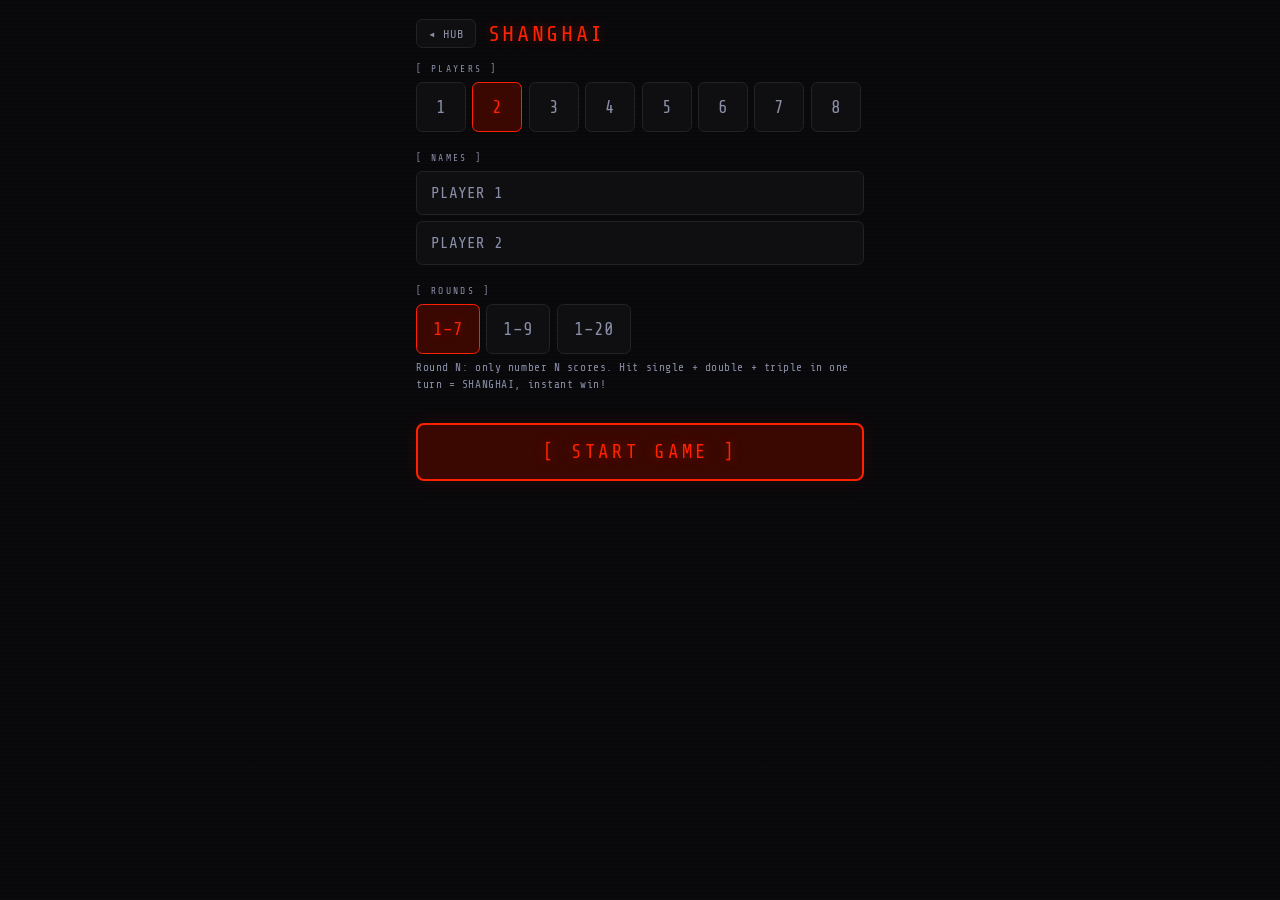
<file: games/shanghai.html>
<!DOCTYPE html>
<html lang="en">
<head>
<meta charset="UTF-8">
<meta name="viewport" content="width=device-width, initial-scale=1.0, maximum-scale=1.0, user-scalable=no">
<title>SHANGHAI · DARts</title>
<link rel="stylesheet" href="../common.css">
<script src="../sfx.js"></script>
<script src="../utils.js"></script>
<style>
.sh-rows { min-height: 100%; display: flex; flex-direction: column; }
.sh-row { flex: 1 0 auto; display: flex; align-items: center; border-bottom: 1px solid var(--border); padding: 0.7rem 0.9rem; gap: 1rem; }
.sh-row.active-row { background: rgba(255,170,0,0.05); }
.sh-pname { flex: 1; font-size: 0.85rem; color: var(--text-dim); letter-spacing: 0.08em; white-space: nowrap; overflow: hidden; text-overflow: ellipsis; }
.sh-row.active-row .sh-pname { color: var(--led-amber); text-shadow: 0 0 6px rgba(255,170,0,0.3); }
.sh-score { font-size: 1.8rem; color: var(--text-bright); min-width: 80px; text-align: right; }
.sh-row.active-row .sh-score { color: var(--led-amber); text-shadow: 0 0 10px rgba(255,170,0,0.3); }
.big-target { text-align: center; padding: 0.2rem 0; }
.big-target .lbl { font-size: 0.52rem; letter-spacing: 0.2em; color: var(--text-dim); }
.big-target .val { font-size: 2.4rem; color: var(--led-green); text-shadow: 0 0 16px var(--led-green-glow); line-height: 1.1; }
.sh-btn-row { display: grid; grid-template-columns: repeat(4, 1fr); gap: 0.35rem; }
</style>
</head>
<body>

<div id="setup-screen" class="setup-wrap">
  <div class="setup-top">
    <a class="back-btn" href="../index.html">◂ HUB</a>
    <div class="setup-title">SHANGHAI</div>
  </div>

  <div class="s-section">
    <span class="s-label">[ PLAYERS ]</span>
    <div class="chip-row" id="player-chips">
      <div class="chip" data-n="1">1</div>
      <div class="chip on" data-n="2">2</div>
      <div class="chip" data-n="3">3</div>
      <div class="chip" data-n="4">4</div>
      <div class="chip" data-n="5">5</div>
      <div class="chip" data-n="6">6</div>
      <div class="chip" data-n="7">7</div>
      <div class="chip" data-n="8">8</div>
    </div>
  </div>

  <div class="s-section">
    <span class="s-label">[ NAMES ]</span>
    <div id="player-names"></div>
  </div>

  <div class="s-section">
    <span class="s-label">[ ROUNDS ]</span>
    <div class="chip-row" id="rounds-chips">
      <div class="chip on" data-r="7" style="width:auto;padding:0 1rem">1–7</div>
      <div class="chip" data-r="9" style="width:auto;padding:0 1rem">1–9</div>
      <div class="chip" data-r="20" style="width:auto;padding:0 1rem">1–20</div>
    </div>
    <div class="row2-hint" style="margin-top:0.4rem">Round N: only number N scores. Hit single + double + triple in one turn = SHANGHAI, instant win!</div>
  </div>

  <button class="btn-start" id="start-btn">[ START GAME ]</button>
</div>

<div id="game-screen" class="game-wrap" style="display:none">
  <div class="top-bar">
    <div style="display:flex;align-items:center">
      <span class="game-logo">SHANGHAI</span>
      <span class="r-badge" id="r-badge">R1</span>
    </div>
    <div class="top-btns">
      <button class="theme-btn" id="theme-btn">☀</button>
      <button class="top-btn danger" id="end-btn">END</button>
    </div>
  </div>

  <div class="game-scroll"><div class="sh-rows" id="board"></div></div>

  <div class="input-panel">
    <div class="turn-row">
      <div>
        <div class="turn-lbl">NOW THROWING</div>
        <div class="turn-name" id="turn-name">---</div>
      </div>
      <div class="throw-slots">
        <div class="tslot" id="ts0"></div>
        <div class="tslot" id="ts1"></div>
        <div class="tslot" id="ts2"></div>
      </div>
    </div>

    <div class="big-target">
      <div class="lbl">THIS ROUND ONLY</div>
      <div class="val" id="cur-target">1</div>
    </div>

    <div class="sh-btn-row">
      <button class="tbtn" id="s-btn" style="font-size:0.85rem">SINGLE</button>
      <button class="tbtn" id="d-btn" style="font-size:0.85rem">DOUBLE</button>
      <button class="tbtn" id="t-btn" style="font-size:0.85rem">TRIPLE</button>
      <button class="tbtn miss-btn" id="miss-btn">MISS</button>
    </div>

    <div class="act-row">
      <button class="btn-undo" id="undo-btn">UNDO</button>
      <button class="btn-next" id="next-btn">NEXT ››</button>
    </div>
  </div>
</div>

<div id="win-overlay">
  <div class="win-icon">🀄</div>
  <div style="text-align:center">
    <div class="win-lbl">WINNER</div>
    <div class="win-name" id="win-name">---</div>
  </div>
  <div class="win-sub" id="win-sub"></div>
  <div class="win-btns">
    <button class="btn-start" id="win-new-btn" style="font-size:1rem;padding:0.8rem">NEW GAME</button>
    <button class="btn-resume" onclick="document.getElementById('win-overlay').classList.remove('show')">VIEW BOARD</button>
  </div>
</div>
<div id="toast"></div>

<script>
'use strict';
initTheme();
document.addEventListener('DOMContentLoaded', () => {
  document.getElementById('theme-btn').addEventListener('click', () => { toggleTheme(); SFX.hit(); });
});

let G = {}, selN = 2, selR = 7;

document.getElementById('player-chips').addEventListener('click', e => {
  const c = e.target.closest('.chip'); if (!c) return;
  selN = +c.dataset.n;
  document.querySelectorAll('#player-chips .chip').forEach(x => x.classList.toggle('on', x === c));
  buildNameInputs('player-names', selN, 'PLAYER');
});

document.getElementById('rounds-chips').addEventListener('click', e => {
  const c = e.target.closest('.chip'); if (!c) return;
  selR = +c.dataset.r;
  document.querySelectorAll('#rounds-chips .chip').forEach(x => x.classList.toggle('on', x === c));
});

buildNameInputs('player-names', selN, 'PLAYER');

document.getElementById('start-btn').addEventListener('click', () => {
  G = {
    players: getNames('player-names', 'P'),
    maxRounds: selR,
    scores: {},
    currentPlayer: 0, currentThrows: [], round: 1, undoStack: []
  };
  G.players.forEach(p => G.scores[p] = 0);
  document.getElementById('setup-screen').style.display = 'none';
  document.getElementById('game-screen').style.display = 'flex';
  renderAll();
  if (window.goatcounter) {
    window.goatcounter.count({
      path:  'game-started-shanghai',
      title: 'Shanghai game started',
      event: true,
    });
  }
});


function renderAll() {
  const cp = G.players[G.currentPlayer];
  const board = document.getElementById('board');
  board.innerHTML = '';
  // Sort by score for display? No — keep order, just show scores
  G.players.forEach(p => {
    const row = document.createElement('div');
    row.className = `sh-row${p === cp ? ' active-row' : ''}`;
    row.innerHTML = `<div class="sh-pname">${p}</div><div class="sh-score">${G.scores[p]}</div>`;
    board.appendChild(row);
  });
  document.getElementById('turn-name').textContent = cp;
  document.getElementById('cur-target').textContent = G.round;
  document.getElementById('r-badge').textContent = `R${G.round}/${G.maxRounds}`;

  for (let i = 0; i < 3; i++) {
    const sl = document.getElementById(`ts${i}`);
    const th = G.currentThrows[i];
    if (th === undefined) { sl.textContent = ''; sl.className = 'tslot'; }
    else if (th === null) { sl.textContent = 'MISS'; sl.className = 'tslot miss'; }
    else { sl.textContent = th.m > 1 ? `${th.m}×${G.round}` : String(G.round); sl.className = 'tslot hit'; }
  }
}

function doThrow(m) {
  if (G.currentThrows.length >= 3) { toast('END TURN FIRST'); return; }
  G.undoStack.push({ scores: JSON.parse(JSON.stringify(G.scores)), currentThrows: JSON.parse(JSON.stringify(G.currentThrows)), currentPlayer: G.currentPlayer, round: G.round });

  const cp = G.players[G.currentPlayer];
  if (m === 0) {
    SFX.miss();
    G.currentThrows.push(null);
  } else {
    G.scores[cp] += G.round * m;
    if (m === 3) SFX.triple(); else if (m === 2) SFX.double(); else SFX.hit();
    G.currentThrows.push({ m });
    // Shanghai check: single + double + triple in this turn
    const mults = G.currentThrows.filter(t => t).map(t => t.m);
    if (mults.includes(1) && mults.includes(2) && mults.includes(3)) {
      SFX.checkout();
      renderAll();
      setTimeout(() => showWin(cp, `SHANGHAI! ON ${G.round}s  ·  ${G.scores[cp]} PTS`, () => location.reload()), 300);
      return;
    }
  }
  renderAll();
}

document.getElementById('s-btn').addEventListener('click', () => doThrow(1));
document.getElementById('d-btn').addEventListener('click', () => doThrow(2));
document.getElementById('t-btn').addEventListener('click', () => doThrow(3));
document.getElementById('miss-btn').addEventListener('click', () => doThrow(0));

document.getElementById('next-btn').addEventListener('click', () => {
  SFX.next();
  G.currentThrows = [];
  G.currentPlayer = (G.currentPlayer + 1) % G.players.length;
  if (G.currentPlayer === 0) {
    G.round++;
    if (G.round > G.maxRounds) { endGame(); return; }
  }
  renderAll();
});

function endGame() {
  let winner = G.players[0], best = -Infinity;
  G.players.forEach(p => { if (G.scores[p] > best) { best = G.scores[p]; winner = p; } });
  showWin(winner, `${G.scores[winner]} PTS AFTER ${G.maxRounds} ROUNDS`, () => location.reload());
}

document.getElementById('undo-btn').addEventListener('click', () => {
  if (!G.undoStack.length) { toast('NOTHING TO UNDO'); return; }
  const s = G.undoStack.pop();
  G.scores = s.scores; G.currentThrows = s.currentThrows; G.currentPlayer = s.currentPlayer; G.round = s.round;
  renderAll(); toast('UNDONE');
});

document.getElementById('end-btn').addEventListener('click', () => { if (confirm('End game and return to hub?')) location.href = '../index.html'; });
</script>
<script data-goatcounter="https://jucofuco.goatcounter.com/count"
        async src="//gc.zgo.at/count.js"></script>
</body>
</html>
</file>
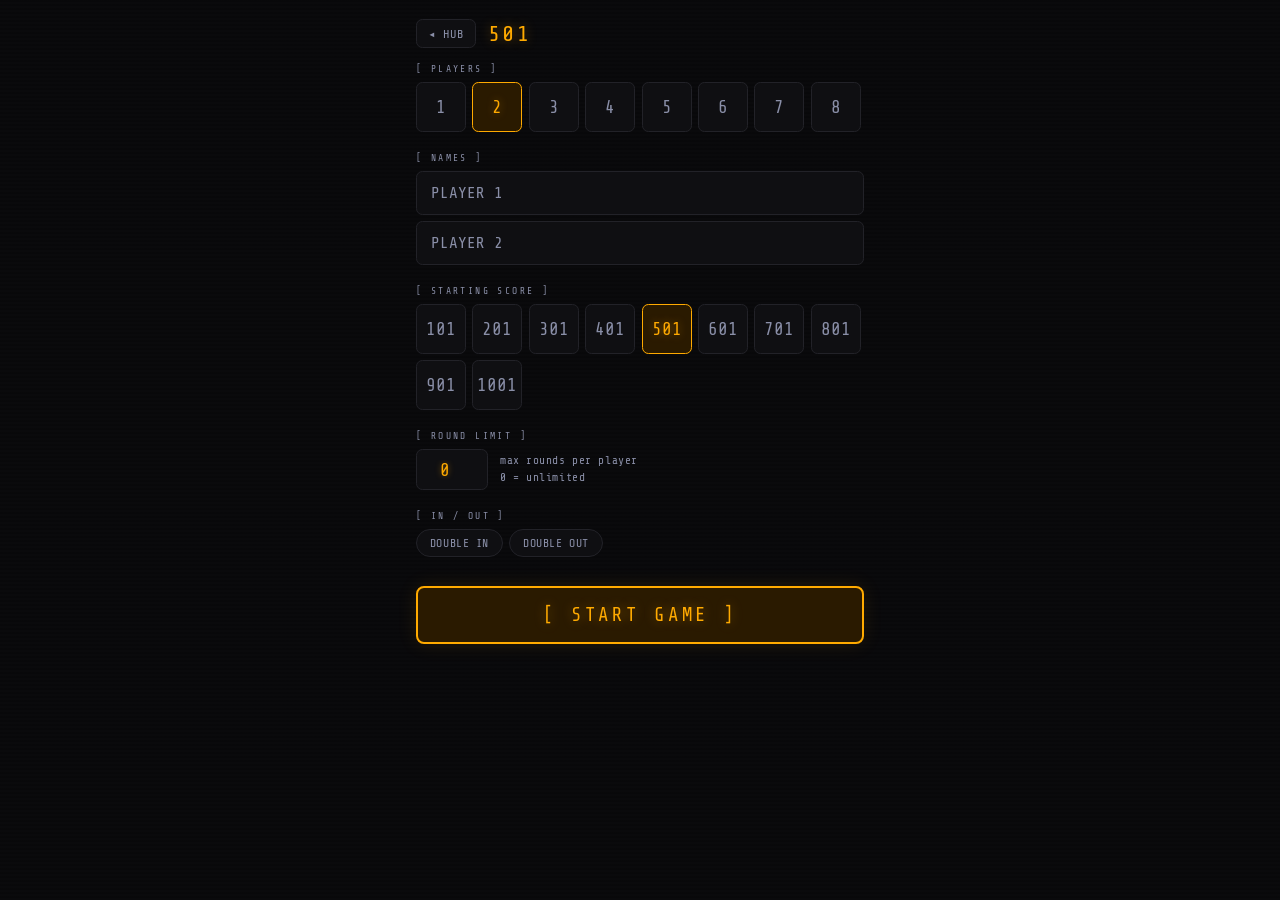
<file: games/x01.html>
<!DOCTYPE html>
<html lang="en">
<head>
<meta charset="UTF-8">
<meta name="viewport" content="width=device-width, initial-scale=1.0, maximum-scale=1.0, user-scalable=no">
<title>X01 · DARts</title>
<link rel="stylesheet" href="../common.css">

<script src="../sfx.js"></script>
<script src="../utils.js"></script>
</head>
<body>

<!-- ══════════════════════════════════════
     SETUP SCREEN
══════════════════════════════════════ -->
<div id="setup-screen" class="setup-wrap">

  <div class="setup-top">
    <a class="back-btn" href="../index.html">◂ HUB</a>
    <div class="setup-title amber" id="setup-title">501</div>
  </div>

  <div class="s-section">
    <span class="s-label">[ PLAYERS ]</span>
    <div class="chip-row" id="player-chips">
      <div class="chip" data-n="1">1</div>
      <div class="chip on amber" data-n="2">2</div>
      <div class="chip" data-n="3">3</div>
      <div class="chip" data-n="4">4</div>
      <div class="chip" data-n="5">5</div>
      <div class="chip" data-n="6">6</div>
      <div class="chip" data-n="7">7</div>
      <div class="chip" data-n="8">8</div>
    </div>
  </div>

  <div class="s-section">
    <span class="s-label">[ NAMES ]</span>
    <div id="player-names"></div>
  </div>

  <div class="s-section">
    <span class="s-label">[ STARTING SCORE ]</span>
    <div class="chip-row" id="score-chips">
      <div class="chip" data-s="101">101</div>
      <div class="chip" data-s="201">201</div>
      <div class="chip" data-s="301">301</div>
      <div class="chip" data-s="401">401</div>
      <div class="chip" data-s="501">501</div>
      <div class="chip" data-s="601">601</div>
      <div class="chip" data-s="701">701</div>
      <div class="chip" data-s="801">801</div>
      <div class="chip" data-s="901">901</div>
      <div class="chip" data-s="1001">1001</div>
    </div>
  </div>

  <div class="s-section">
    <span class="s-label">[ ROUND LIMIT ]</span>
    <div class="row2">
      <input class="led-input-sm" type="number" id="max-rounds" value="0" min="0" max="99">
      <span class="row2-hint">max rounds per player<br>0 = unlimited</span>
    </div>
  </div>

  <div class="s-section">
    <span class="s-label">[ IN / OUT ]</span>
    <div class="pill-row">
      <label class="pill" id="pill-din"><input type="checkbox" id="opt-din"> DOUBLE IN</label>
      <label class="pill" id="pill-dout"><input type="checkbox" id="opt-dout"> DOUBLE OUT</label>
    </div>
  </div>

  <button class="btn-start amber" id="start-btn">[ START GAME ]</button>
  <button class="btn-resume" id="resume-btn" style="display:none">[ RESUME SAVED ]</button>

</div>

<!-- ══════════════════════════════════════
     GAME SCREEN
══════════════════════════════════════ -->
<div id="game-screen" class="game-wrap" style="display:none">

  <div class="top-bar amber-bar">
    <div style="display:flex;align-items:center">
      <span class="game-logo amber" id="game-logo">501</span>
      <span class="r-badge" id="r-badge">R1</span>
    </div>
    <div class="top-btns">
      <button class="theme-btn" id="theme-btn">☀</button>
      <button class="top-btn" id="save-btn">SAVE</button>
      <button class="top-btn danger" id="end-btn">END</button>
    </div>
  </div>

  <div class="last-bar" id="last-bar">*** FINAL ROUND ***</div>

  <div class="game-scroll">
    <div class="x01-scores" id="score-board"></div>
  </div>

  <div class="input-panel amber-panel">
    <div class="turn-row">
      <div>
        <div class="turn-lbl">NOW THROWING</div>
        <div class="turn-name" id="turn-name">---</div>
      </div>
      <div class="throw-slots">
        <div class="tslot" id="ts0"></div>
        <div class="tslot" id="ts1"></div>
        <div class="tslot" id="ts2"></div>
      </div>
    </div>

    <div class="mult-row" id="mult-row">
      <button class="mbtn active" data-m="1">SINGLE</button>
      <button class="mbtn" data-m="2">DOUBLE</button>
      <button class="mbtn" data-m="3">TRIPLE</button>
    </div>

    <div class="tgt-grid" id="tgt-grid"></div>

    <div class="act-row">
      <button class="btn-undo" id="undo-btn">UNDO</button>
      <button class="btn-next amber" id="next-btn">NEXT ››</button>
    </div>
  </div>

</div>

<!-- Shared win overlay -->
<div id="win-overlay">
  <div class="win-icon">🎯</div>
  <div style="text-align:center">
    <div class="win-lbl">WINNER</div>
    <div class="win-name" id="win-name">---</div>
  </div>
  <div class="win-sub" id="win-sub"></div>
  <div class="win-btns">
    <button class="btn-start amber" id="win-new-btn" style="font-size:1rem;padding:0.8rem">NEW GAME</button>
    <button class="btn-resume" onclick="document.getElementById('win-overlay').classList.remove('show')">VIEW BOARD</button>
  </div>
</div>

<div class="bust-flash" id="bust-flash"></div>
<div id="toast"></div>
<script>
'use strict';

/* ── Init ── */
initTheme();
document.addEventListener('DOMContentLoaded', () => {
  const tb = document.getElementById('theme-btn');
  if (tb) tb.addEventListener('click', () => { toggleTheme(); SFX.hit(); });
});

const SAVE_KEY = 'x01save';
let G = {};
let mult = 1;

/* ── Read ?start= param from hub link ── */
const urlStart = parseInt(new URLSearchParams(location.search).get('start')) || 501;

/* ── Setup: player count ── */
let selN = 2;
document.getElementById('player-chips').addEventListener('click', e => {
  const c = e.target.closest('.chip'); if (!c) return;
  selN = +c.dataset.n;
  document.querySelectorAll('#player-chips .chip').forEach(x => {
    x.classList.toggle('on', x === c);
    x.classList.toggle('amber', x === c);
  });
  buildNameInputs('player-names', selN, 'PLAYER');
});

/* ── Setup: starting score ── */
let selScore = urlStart;

function applyScoreChip(score) {
  selScore = score;
  document.getElementById('setup-title').textContent = score;
  document.querySelectorAll('#score-chips .chip').forEach(c => {
    const match = +c.dataset.s === score;
    c.classList.toggle('on', match);
    c.classList.toggle('amber', match);
  });
}

document.getElementById('score-chips').addEventListener('click', e => {
  const c = e.target.closest('.chip'); if (!c) return;
  applyScoreChip(+c.dataset.s);
});

/* ── Double in/out pill toggles ── */
document.getElementById('pill-din').querySelector('input').addEventListener('change', function() {
  document.getElementById('pill-din').classList.toggle('on', this.checked);
});
document.getElementById('pill-dout').querySelector('input').addEventListener('change', function() {
  document.getElementById('pill-dout').classList.toggle('on', this.checked);
});

/* ── Boot setup ── */
applyScoreChip(urlStart);
buildNameInputs('player-names', selN, 'PLAYER');
try {
  if (localStorage.getItem(SAVE_KEY)) document.getElementById('resume-btn').style.display = '';
} catch(e) {}

/* ── Start / Resume ── */
document.getElementById('start-btn').addEventListener('click', () => {
  G = freshState();
  G.players    = getNames('player-names', 'P');
  G.startScore  = selScore;
  G.maxRounds   = +document.getElementById('max-rounds').value;
  G.doubleIn    = document.getElementById('opt-din').checked;
  G.doubleOut   = document.getElementById('opt-dout').checked;
  G.players.forEach(p => { G.scores[p] = selScore; G.history[p] = []; G.opened[p] = false; });
  launch();
  if (window.goatcounter) {
    window.goatcounter.count({
      path:  'game-started-x01-' + selScore,
      title: 'X01 game started',
      event: true,
    });
  }
});

document.getElementById('resume-btn').addEventListener('click', () => {
  try { G = JSON.parse(localStorage.getItem(SAVE_KEY)); launch(); }
  catch(e) { toast('LOAD ERROR'); }
});

function freshState() {
  return {
    players: [], startScore: 501, maxRounds: 0, doubleIn: false, doubleOut: false,
    scores: {}, history: {}, opened: {},
    currentPlayer: 0, currentThrows: [],
    round: 1, undoStack: []
  };
}

/* ── Launch game ── */
function launch() {
  mult = 1;
  document.getElementById('game-logo').textContent = G.startScore;
  buildTargetGrid();
  document.getElementById('setup-screen').style.display = 'none';
  document.getElementById('game-screen').style.display  = 'flex';
  renderAll();
}

/* ── Target grid (built once, stays static) ── */
function buildTargetGrid() {
  const g = document.getElementById('tgt-grid');
  g.innerHTML = '';
  for (let n = 1; n <= 20; n++) {
    const b = document.createElement('button');
    b.className   = 'tbtn x01';
    b.textContent = n;
    b.dataset.val = n;
    b.addEventListener('click', () => doThrow(n, mult));
    g.appendChild(b);
  }
  // Bull
  const bull = document.createElement('button');
  bull.className   = 'tbtn x01 bull';
  bull.textContent = 'BULL';
  bull.addEventListener('click', () => doThrow(25, mult));
  g.appendChild(bull);
  // Miss
  const miss = document.createElement('button');
  miss.className   = 'tbtn miss-btn';
  miss.textContent = 'MISS';
  miss.addEventListener('click', () => doThrow(0, 0));
  g.appendChild(miss);
}

/* ── Render ── */
function renderAll() {
  renderBoard();
  renderSlots();
  document.getElementById('turn-name').textContent = G.players[G.currentPlayer];
  const mx = G.maxRounds;
  document.getElementById('r-badge').textContent = mx > 0 ? `R${G.round}/${mx}` : `R${G.round}`;
  const lb = document.getElementById('last-bar');
  if (lb) lb.classList.toggle('show', mx > 0 && G.round === mx);
  document.querySelectorAll('#mult-row .mbtn').forEach(b =>
    b.classList.toggle('active', +b.dataset.m === mult)
  );
}

function renderBoard() {
  const cp    = G.players[G.currentPlayer];
  const board = document.getElementById('score-board');
  board.innerHTML = '';

  G.players.forEach(p => {
    const rem      = G.scores[p];
    const isActive = p === cp;
    const hist     = (G.history[p] || []).slice(-3);

    const histHtml = hist.map(r =>
      r.bust
        ? `<span class="bust-hist">BUST</span>`
        : `<span>${r.total > 0 ? '-' + r.total : '—'}</span>`
    ).join('<br>');

    const row = document.createElement('div');
    row.className = `x01-player-row${isActive ? ' active-row' : ''}`;
    row.innerHTML = `
      <div class="x01-left">
        <div class="x01-pname">${p}${G.doubleIn && !G.opened[p] ? ' <span style="font-size:0.55rem;color:var(--led-red)">D-IN</span>' : ''}</div>
        <div class="x01-remaining${rem <= 50 ? ' danger' : ''}">${rem}</div>
      </div>
      <div class="x01-right">
        <div class="x01-round-hist">${histHtml}</div>
      </div>`;
    board.appendChild(row);
  });
}

function renderSlots() {
  for (let i = 0; i < 3; i++) {
    const sl = document.getElementById(`ts${i}`);
    const th = G.currentThrows[i];
    if (th === undefined) {
      sl.textContent = ''; sl.className = 'tslot';
    } else if (th === null) {
      sl.textContent = 'MISS'; sl.className = 'tslot miss';
    } else if (th.bust) {
      sl.textContent = 'BUST'; sl.className = 'tslot bust';
    } else {
      const lbl = th.mult > 1
        ? `${th.mult}×${th.val === 25 ? 'B' : th.val}`
        : (th.val === 25 ? 'BULL' : String(th.val));
      sl.textContent = lbl;
      sl.className   = 'tslot hit';
    }
  }
}

/* ── Throw ── */
function doThrow(val, m) {
  if (G.currentThrows.length >= 3) { toast('END TURN FIRST'); return; }

  // Snapshot for undo
  G.undoStack.push({
    scores:        JSON.parse(JSON.stringify(G.scores)),
    history:       JSON.parse(JSON.stringify(G.history)),
    currentThrows: JSON.parse(JSON.stringify(G.currentThrows)),
    currentPlayer: G.currentPlayer,
    round:         G.round,
  });

  const cp = G.players[G.currentPlayer];

  // Miss
  if (val === 0 || m === 0) {
    SFX.miss();
    G.currentThrows.push(null);
    mult = 1;
    renderAll();
    return;
  }

  // Double in check — player hasn't opened yet, must hit a double first
  if (G.doubleIn && !G.opened[cp]) {
    if (m !== 2) {
      SFX.miss();
      toast('DOUBLE IN — need a double to start!');
      G.currentThrows.push(null);
      mult = 1;
      renderAll();
      return;
    }
    G.opened[cp] = true;
  }

  const score    = val * m;
  const cur      = G.scores[cp];
  const newScore = cur - score;

  if (newScore < 0) {
    // Bust — score stays, turn ends automatically
    SFX.bust();
    bustFlash();
    G.currentThrows.push({ val, mult: m, bust: true });
    mult = 1;
    renderAll();
    setTimeout(() => nextPlayer(true), 900);
    return;
  }

  if (newScore === 0) {
    // Double out check — finishing dart must be a double
    if (G.doubleOut && m !== 2) {
      SFX.bust();
      bustFlash();
      toast('DOUBLE OUT — must finish on a double!');
      G.currentThrows.push({ val, mult: m, bust: true });
      mult = 1;
      renderAll();
      setTimeout(() => nextPlayer(true), 900);
      return;
    }
    // Checkout!
    SFX.checkout();
    G.scores[cp] = 0;
    G.currentThrows.push({ val, mult: m, bust: false });
    mult = 1;
    renderAll();
    if (!G.history[cp]) G.history[cp] = [];
    G.history[cp].push({ total: score, bust: false });
    try { localStorage.removeItem(SAVE_KEY); } catch(e) {}
    setTimeout(() =>
      showWin(cp, `CHECKOUT  ${cur} → 0`, () => {
        document.getElementById('win-overlay').classList.remove('show');
        location.href = `../games/x01.html?start=${G.startScore}`;
      })
    , 300);
    return;
  }

  // Normal hit
  if      (m === 3) SFX.triple();
  else if (m === 2) SFX.double();
  else              SFX.hit();

  G.scores[cp] = newScore;
  G.currentThrows.push({ val, mult: m, bust: false });
  mult = 1;
  renderAll();
}

/* ── Next player ── */
function nextPlayer(fromBust) {
  const cp = G.players[G.currentPlayer];
  if (!G.history[cp]) G.history[cp] = [];

  if (fromBust) {
    G.history[cp].push({ total: 0, bust: true });
  } else {
    const total = G.currentThrows.reduce((s, th) => {
      if (!th || th.bust) return s;
      return s + th.val * th.mult;
    }, 0);
    G.history[cp].push({ total, bust: false });
  }

  SFX.next();
  G.currentThrows  = [];
  G.currentPlayer  = (G.currentPlayer + 1) % G.players.length;
  if (G.currentPlayer === 0) {
    G.round++;
    if (G.maxRounds > 0 && G.round > G.maxRounds) { endByLimit(); return; }
  }
  mult = 1;
  renderAll();
  save();
}

function endByLimit() {
  // Find leader: most score thrown (startScore - remaining), ties go to lower remaining
  let winner = G.players[0];
  let best = -Infinity;
  G.players.forEach(p => {
    const scored = G.startScore - G.scores[p];
    if (scored > best) { best = scored; winner = p; }
  });
  showWin(
    winner,
    `ROUND LIMIT  ${G.scores[winner]} LEFT`,
    () => {
      document.getElementById('win-overlay').classList.remove('show');
      location.href = `../games/x01.html?start=${G.startScore}`;
    }
  );
  try { localStorage.removeItem(SAVE_KEY); } catch(e) {}
}

/* ── Controls ── */
document.getElementById('next-btn').addEventListener('click', () => nextPlayer(false));

document.getElementById('undo-btn').addEventListener('click', () => {
  if (!G.undoStack.length) { toast('NOTHING TO UNDO'); return; }
  const s        = G.undoStack.pop();
  G.scores        = s.scores;
  G.history       = s.history;
  G.currentThrows = s.currentThrows;
  G.currentPlayer = s.currentPlayer;
  G.round         = s.round;
  mult = 1;
  renderAll();
  toast('UNDONE');
});

document.querySelectorAll('#mult-row .mbtn').forEach(b => {
  b.addEventListener('click', () => {
    mult = +b.dataset.m;
    document.querySelectorAll('#mult-row .mbtn').forEach(x =>
      x.classList.toggle('active', x === b)
    );
  });
});

document.getElementById('save-btn').addEventListener('click', () => { save(); toast('SAVED'); });
document.getElementById('end-btn').addEventListener('click', () => {
  if (confirm('End game and return to hub?')) location.href = '../index.html';
});

function save() {
  try { localStorage.setItem(SAVE_KEY, JSON.stringify(G)); } catch(e) {}
}
</script>
<script data-goatcounter="https://jucofuco.goatcounter.com/count"
        async src="//gc.zgo.at/count.js"></script>
</body>
</html>
</file>
<file: common.css>
@import url('https://fonts.googleapis.com/css2?family=Share+Tech+Mono&display=swap');

/* ═══════════════════════════════════════
   THEME — DARK (default) + BRIGHT
═══════════════════════════════════════ */
:root {
  --cab:           #0a0a0c;
  --panel:         #0f0f12;
  --border:        #222228;
  --led-red:       #ff2200;
  --led-red-dim:   #3a0800;
  --led-red-glow:  rgba(255,34,0,0.4);
  --led-amber:     #ffaa00;
  --led-amber-dim: #2a1a00;
  --led-green:     #00dd44;
  --led-green-dim: #003311;
  --led-green-glow:rgba(0,221,68,0.45);
  --text-dim:      #8a8fa8;
  --text-bright:   #ffeecc;
  --dot-on:        #00dd44;
  --dot-glow:      rgba(0,221,68,0.5);
  --scanline:      rgba(0,0,0,0.18);
  --seg: 'Share Tech Mono', 'Courier New', monospace;
}

.theme-bright {
  /* Warm cream / parchment — like a real scoreboard */
  --cab:           #f5f0e8;
  --panel:         #ede8dd;
  --border:        #c8bfaa;
  --led-red:       #c0200a;
  --led-red-dim:   #f5d5cf;
  --led-red-glow:  rgba(160,24,8,0.22);
  --led-amber:     #8a5a00;
  --led-amber-dim: #ecdfc0;
  --led-green:     #1a6e2a;
  --led-green-dim: #c8e8cc;
  --led-green-glow:rgba(20,100,36,0.25);
  --text-dim:      #a09070;
  --text-bright:   #1c1208;
  --dot-on:        #1a6e2a;
  --dot-glow:      rgba(20,100,36,0.3);
  --scanline:      rgba(0,0,0,0.03);
}
body.theme-bright {
  background-image: repeating-linear-gradient(
    0deg, transparent, transparent 2px,
    rgba(0,0,0,0.03) 2px, rgba(0,0,0,0.03) 4px
  );
}

/* ═══ RESET & BASE ═══ */
* { margin:0; padding:0; box-sizing:border-box; -webkit-tap-highlight-color:transparent; }
html, body { height:100%; }

body {
  font-family: var(--seg);
  touch-action: manipulation;
  background: var(--cab);
  color: var(--text-bright);
  min-height: 100vh;
  background-image: repeating-linear-gradient(
    0deg, transparent, transparent 2px,
    var(--scanline) 2px, var(--scanline) 4px
  );
  transition: background-color 0.3s, color 0.3s;
}

/* ═══ SETUP LAYOUT ═══ */
.setup-wrap {
  display: flex;
  flex-direction: column;
  min-height: 100vh;
  min-height: 100dvh;
  padding: 0 1rem 3rem;
  max-width: 480px;
  margin: 0 auto;
}

.setup-top {
  display: flex;
  align-items: center;
  gap: 0.7rem;
  padding: 1.2rem 0 1rem;
}

.setup-title {
  font-size: 1.4rem;
  color: var(--led-red);
  text-shadow: 0 0 12px var(--led-red-glow);
  letter-spacing: 0.12em;
}
.setup-title.amber {
  color: var(--led-amber);
  text-shadow: 0 0 12px rgba(255,170,0,0.4);
}

.s-label {
  display: block;
  font-size: 0.6rem;
  letter-spacing: 0.25em;
  text-transform: uppercase;
  color: var(--text-dim);
  margin-bottom: 0.5rem;
}
.s-section { margin-bottom: 1.3rem; }

/* ═══ BACK BUTTON ═══ */
.back-btn {
  background: var(--panel);
  border: 1px solid var(--border);
  border-radius: 0.4rem;
  color: var(--text-dim);
  font-family: var(--seg);
  font-size: 0.75rem;
  padding: 0.4rem 0.7rem;
  cursor: pointer;
  letter-spacing: 0.08em;
  flex-shrink: 0;
  transition: all 0.1s;
  text-decoration: none;
  display: inline-flex;
  align-items: center;
}
.back-btn:active { border-color: var(--led-red); color: var(--led-red); }

/* ═══ CHIPS ═══ */
.chip-row { display: flex; gap: 0.4rem; flex-wrap: wrap; }
.chip {
  background: var(--panel);
  border: 1px solid var(--border);
  border-radius: 0.4rem;
  color: var(--text-dim);
  font-family: var(--seg);
  font-size: 1.1rem;
  width: 50px; height: 50px;
  display: flex; align-items: center; justify-content: center;
  cursor: pointer; user-select: none;
  transition: all 0.1s;
}
.chip:active { transform: scale(0.9); }
.chip.on {
  background: var(--led-red-dim);
  border-color: var(--led-red);
  color: var(--led-red);
  text-shadow: 0 0 8px var(--led-red-glow);
}
.chip.on.amber {
  background: var(--led-amber-dim);
  border-color: var(--led-amber);
  color: var(--led-amber);
  text-shadow: 0 0 8px rgba(255,170,0,0.4);
}

/* ═══ INPUTS ═══ */
.led-input {
  background: var(--panel);
  border: 1px solid var(--border);
  border-radius: 0.4rem;
  color: var(--led-amber);
  font-family: var(--seg);
  font-size: 1rem;
  padding: 0.75rem 0.9rem;
  width: 100%;
  outline: none;
  text-shadow: 0 0 6px rgba(255,170,0,0.4);
  transition: border-color 0.15s;
  -webkit-appearance: none;
  caret-color: var(--led-amber);
}
.led-input:focus { border-color: var(--led-amber); }
.led-input::placeholder { color: var(--text-dim); text-shadow: none; }

.led-input-sm {
  background: var(--panel);
  border: 1px solid var(--border);
  border-radius: 0.4rem;
  color: var(--led-amber);
  font-family: var(--seg);
  font-size: 1.1rem;
  padding: 0.6rem 0.5rem;
  width: 72px;
  text-align: center;
  outline: none;
  text-shadow: 0 0 6px rgba(255,170,0,0.4);
  -webkit-appearance: none;
}
.led-input-sm:focus { border-color: var(--led-amber); }

.row2 { display: flex; gap: 0.75rem; align-items: center; }
.row2-hint { color: var(--text-dim); font-size: 0.7rem; letter-spacing: 0.05em; line-height: 1.5; }

/* ═══ PILLS ═══ */
.pill-row { display: flex; gap: 0.4rem; flex-wrap: wrap; }
.pill {
  background: var(--panel);
  border: 1px solid var(--border);
  border-radius: 2rem;
  color: var(--text-dim);
  font-family: var(--seg);
  font-size: 0.72rem;
  padding: 0.4rem 0.8rem;
  cursor: pointer; user-select: none;
  letter-spacing: 0.05em;
  display: flex; align-items: center; gap: 0.35rem;
  transition: all 0.12s;
}
.pill input { display: none; }
.pill.on { border-color: var(--led-red); color: var(--led-red); background: var(--led-red-dim); }

/* ═══ NUMBER PICKER ═══ */
.num-grid {
  display: grid;
  grid-template-columns: repeat(7, 1fr);
  gap: 0.32rem;
  margin-bottom: 0.45rem;
}
.num-chip {
  background: var(--panel);
  border: 1px solid var(--border);
  border-radius: 0.4rem;
  color: var(--text-dim);
  font-family: var(--seg);
  font-size: 0.9rem;
  padding: 0.5rem 0;
  text-align: center;
  cursor: pointer;
  user-select: none;
  transition: all 0.1s;
}
.num-chip:active { transform: scale(0.88); }
.num-chip.on { background: var(--led-red-dim); border-color: var(--led-red); color: var(--led-red); text-shadow: 0 0 7px var(--led-red-glow); }
.num-chip.bull.on { background: var(--led-green-dim); border-color: var(--led-green); color: var(--led-green); text-shadow: 0 0 7px var(--led-green-glow); }
.num-count { font-size: 0.65rem; color: var(--text-dim); letter-spacing: 0.1em; margin-bottom: 0.4rem; }
.num-count span { color: var(--led-amber); }

.btn-random {
  background: var(--panel);
  border: 1px solid var(--border);
  border-radius: 0.4rem;
  color: var(--text-dim);
  font-family: var(--seg);
  font-size: 0.78rem;
  padding: 0.5rem 1rem;
  cursor: pointer;
  letter-spacing: 0.1em;
  transition: all 0.12s;
  width: 100%;
  margin-top: 0.3rem;
}
.btn-random:active { border-color: var(--led-amber); color: var(--led-amber); }

/* ═══ BUTTONS ═══ */
.btn-start {
  background: var(--led-red-dim);
  border: 2px solid var(--led-red);
  border-radius: 0.5rem;
  color: var(--led-red);
  font-family: var(--seg);
  font-size: 1.2rem;
  letter-spacing: 0.2em;
  padding: 1rem;
  width: 100%;
  cursor: pointer;
  margin-top: 0.5rem;
  text-shadow: 0 0 12px var(--led-red-glow);
  box-shadow: 0 0 20px rgba(255,34,0,0.1);
  transition: all 0.12s;
}
.btn-start:active { transform: scale(0.98); box-shadow: 0 0 30px rgba(255,34,0,0.3); }
.btn-start.amber {
  background: var(--led-amber-dim);
  border-color: var(--led-amber);
  color: var(--led-amber);
  text-shadow: 0 0 12px rgba(255,170,0,0.4);
  box-shadow: 0 0 20px rgba(255,170,0,0.1);
}
.btn-start.amber:active { box-shadow: 0 0 30px rgba(255,170,0,0.3); }

.btn-resume {
  background: transparent;
  border: 1px solid var(--border);
  border-radius: 0.5rem;
  color: var(--text-dim);
  font-family: var(--seg);
  font-size: 0.85rem;
  padding: 0.75rem;
  width: 100%;
  cursor: pointer;
  margin-top: 0.5rem;
  letter-spacing: 0.1em;
  transition: all 0.12s;
}
.btn-resume:active { border-color: var(--text-bright); color: var(--text-bright); }

/* ═══ GAME LAYOUT ═══ */
.game-wrap {
  display: flex;
  flex-direction: column;
  height: 100vh;
  height: 100dvh;
  overflow: hidden;
}

.top-bar {
  background: var(--panel);
  border-bottom: 2px solid var(--border);
  padding: 0.6rem 0.9rem;
  display: flex; align-items: center; justify-content: space-between;
  flex-shrink: 0;
  position: relative;
}
.top-bar::after {
  content: '';
  position: absolute;
  bottom: -4px; left: 0; right: 0; height: 2px;
  background: linear-gradient(90deg, transparent, var(--led-red), transparent);
  opacity: 0.4;
}
.top-bar.amber-bar::after {
  background: linear-gradient(90deg, transparent, var(--led-amber), transparent);
}

.game-logo {
  font-size: 1.1rem;
  color: var(--led-red);
  letter-spacing: 0.15em;
  text-shadow: 0 0 12px var(--led-red-glow);
}
.game-logo.amber { color: var(--led-amber); text-shadow: 0 0 12px rgba(255,170,0,0.4); }
.r-badge { font-size: 0.7rem; color: var(--text-dim); letter-spacing: 0.1em; margin-left: 0.4rem; }

.top-btns { display: flex; gap: 0.35rem; }
.top-btn {
  background: var(--panel);
  border: 1px solid var(--border);
  border-radius: 0.35rem;
  color: var(--text-dim);
  font-family: var(--seg);
  font-size: 0.7rem;
  padding: 0.35rem 0.6rem;
  cursor: pointer;
  letter-spacing: 0.08em;
  transition: all 0.1s;
}
.top-btn.danger { color: var(--led-red); border-color: var(--led-red-dim); }

.last-bar {
  display: none;
  background: rgba(255,34,0,0.1);
  border-bottom: 1px solid rgba(255,34,0,0.25);
  color: var(--led-red);
  font-size: 0.7rem;
  text-align: center;
  padding: 0.3rem;
  letter-spacing: 0.2em;
  text-shadow: 0 0 8px var(--led-red-glow);
}
.last-bar.show { display: block; }

.game-scroll { flex: 1; overflow-y: auto; -webkit-overflow-scrolling: touch; min-height: 0; }

/* ═══ INPUT PANEL ═══ */
.input-panel {
  background: var(--panel);
  border-top: 2px solid var(--border);
  padding: 0.65rem 0.85rem 0.85rem;
  display: flex; flex-direction: column;
  gap: 0.55rem;
  flex-shrink: 0;
  position: relative;
}
.input-panel::before {
  content: '';
  position: absolute;
  top: -4px; left: 0; right: 0; height: 2px;
  background: linear-gradient(90deg, transparent, var(--led-red), transparent);
  opacity: 0.3;
}
.input-panel.amber-panel::before {
  background: linear-gradient(90deg, transparent, var(--led-amber), transparent);
}

.turn-row { display: flex; align-items: center; justify-content: space-between; }
.turn-lbl { font-size: 0.52rem; letter-spacing: 0.2em; text-transform: uppercase; color: var(--text-dim); }
.turn-name { font-size: 1rem; color: var(--led-amber); text-shadow: 0 0 8px rgba(255,170,0,0.45); letter-spacing: 0.08em; }

.throw-slots { display: flex; gap: 0.28rem; }
.tslot {
  width: 46px; height: 34px;
  background: var(--cab);
  border: 1px solid var(--border);
  border-radius: 0.35rem;
  display: flex; align-items: center; justify-content: center;
  font-family: var(--seg);
  font-size: 0.75rem;
  color: var(--text-dim);
  transition: all 0.15s;
}
.tslot.hit  { border-color: var(--led-green); color: var(--led-green); background: var(--led-green-dim); text-shadow: 0 0 6px var(--led-green-glow); }
.tslot.pts  { border-color: var(--led-amber); color: var(--led-amber); background: var(--led-amber-dim); text-shadow: 0 0 6px rgba(255,170,0,0.4); }
.tslot.miss { color: var(--text-dim); }
.tslot.dead { color: var(--text-dim); border-color: var(--border); opacity: 0.5; }
.tslot.bust { border-color: var(--led-red); color: var(--led-red); background: var(--led-red-dim); text-shadow: 0 0 6px var(--led-red-glow); }

/* ═══ MULTIPLIER ROW ═══ */
.mult-row { display: grid; grid-template-columns: repeat(3, 1fr); gap: 0.35rem; }
.mbtn {
  background: var(--cab);
  border: 1px solid var(--border);
  border-radius: 0.35rem;
  color: var(--text-dim);
  font-family: var(--seg);
  font-size: 0.7rem;
  padding: 0.48rem 0;
  cursor: pointer; text-align: center;
  letter-spacing: 0.06em;
  touch-action: manipulation;
  transition: all 0.1s;
}
.mbtn:active { transform: scale(0.94); }
.mbtn.active { border-color: var(--led-amber); color: var(--led-amber); background: var(--led-amber-dim); text-shadow: 0 0 6px rgba(255,170,0,0.4); }

/* ═══ TARGET GRID ═══ */
.tgt-grid { display: grid; grid-template-columns: repeat(4, 1fr); gap: 0.32rem; }

.tbtn {
  background: var(--cab);
  border: 1px solid var(--led-red-dim);
  border-radius: 0.4rem;
  color: var(--led-red);
  font-family: var(--seg);
  font-size: 1.15rem;
  padding: 0.7rem 0.2rem;
  cursor: pointer; text-align: center;
  text-shadow: 0 0 8px var(--led-red-glow);
  touch-action: manipulation;
  transition: all 0.08s;
}
.tbtn:active { background: var(--led-red-dim); box-shadow: 0 0 14px rgba(255,34,0,0.3); transform: scale(0.94); }
.tbtn.bull { color: var(--led-green); border-color: var(--led-green-dim); text-shadow: 0 0 8px var(--led-green-glow); }
.tbtn.bull:active { background: var(--led-green-dim); }
.tbtn.closed { color: var(--text-dim); border-color: var(--border); text-shadow: none; opacity: 0.45; }
.tbtn.closed:active { background: rgba(255,255,255,0.03); transform: scale(0.94); }
.tbtn.scoring { border-color: var(--led-amber); color: var(--led-amber); text-shadow: 0 0 6px rgba(255,170,0,0.35); }
.tbtn.scoring:active { background: var(--led-amber-dim); }
.tbtn.miss-btn { color: var(--led-amber); border-color: var(--led-amber-dim); text-shadow: 0 0 6px rgba(255,170,0,0.35); font-size: 0.82rem; letter-spacing: 0.06em; }
.tbtn.miss-btn:active { background: var(--led-amber-dim); }
.tbtn.x01 { border-color: var(--led-amber-dim); color: var(--led-amber); text-shadow: 0 0 6px rgba(255,170,0,0.35); }
.tbtn.x01:active { background: var(--led-amber-dim); }
.tbtn.x01.bull { color: var(--led-green); border-color: var(--led-green-dim); text-shadow: 0 0 8px var(--led-green-glow); }

/* ═══ ACTION ROW ═══ */
.act-row { display: grid; grid-template-columns: 1fr 2fr; gap: 0.4rem; }
.btn-undo {
  background: var(--cab);
  border: 1px solid var(--border);
  border-radius: 0.4rem;
  color: var(--text-dim);
  font-family: var(--seg);
  font-size: 0.7rem;
  padding: 0.75rem 0;
  cursor: pointer; text-align: center;
  letter-spacing: 0.08em;
  transition: all 0.1s;
}
.btn-undo:active { border-color: var(--led-amber); color: var(--led-amber); }
.btn-next {
  background: var(--led-red-dim);
  border: 1px solid var(--led-red);
  border-radius: 0.4rem;
  color: var(--led-red);
  font-family: var(--seg);
  font-size: 0.88rem;
  padding: 0.75rem 0;
  cursor: pointer; text-align: center;
  text-shadow: 0 0 8px var(--led-red-glow);
  letter-spacing: 0.1em;
  transition: all 0.1s;
}
.btn-next:active { box-shadow: 0 0 16px rgba(255,34,0,0.3); transform: scale(0.97); }
.btn-next.amber { background: var(--led-amber-dim); border-color: var(--led-amber); color: var(--led-amber); text-shadow: 0 0 8px rgba(255,170,0,0.4); }
.btn-next.amber:active { box-shadow: 0 0 16px rgba(255,170,0,0.3); }

/* ═══ CRICKET SCOREBOARD ═══ */
.score-table { width: 100%; height: 100%; border-collapse: collapse; }
.score-table thead th {
  background: var(--panel);
  font-family: var(--seg);
  font-size: 0.9rem;
  font-weight: 400;
  color: var(--text-dim);
  padding: 0.55rem 0.3rem;
  border-bottom: 1px solid var(--border);
  text-align: center;
  position: sticky; top: 0; z-index: 5;
  white-space: nowrap;
}
.score-table thead th.ah { color: var(--led-red); background: var(--led-red-dim); text-shadow: 0 0 8px var(--led-red-glow); }
.score-table tbody td { border-bottom: 1px solid var(--border); }
.score-table tfoot td { background: var(--panel); padding: 0.45rem 0.3rem; font-size: 1rem; text-align: center; border-top: 2px solid var(--border); color: var(--led-amber); text-shadow: 0 0 8px rgba(255,170,0,0.4); }
.score-table tfoot td.pts-lbl { font-size: 0.52rem; color: var(--text-dim); text-shadow: none; letter-spacing: 0.15em; }

.tc { font-size: 1rem; color: var(--led-red); text-shadow: 0 0 8px var(--led-red-glow); padding: 0.4rem; background: var(--panel); border-right: 1px solid var(--border); text-align: center; white-space: nowrap; min-width: 36px; }
.tc.bull { color: var(--led-green); text-shadow: 0 0 8px var(--led-green-glow); }
.tc.done { color: var(--text-dim); text-shadow: none; }
.mc { padding: 0.28rem 0.2rem; text-align: center; min-width: 60px; cursor: pointer; transition: background 0.08s; }
.mc:active { background: rgba(255,34,0,0.05); }
.mc.ac { background: rgba(255,34,0,0.03); }
.mc.other { cursor: default; }

.dots { display: flex; align-items: center; justify-content: center; gap: 5px; height: 40px; }
.dot { width: 13px; height: 13px; border-radius: 50%; display: inline-block; flex-shrink: 0; transition: all 0.12s; }
.dot.on { background: var(--dot-on); box-shadow: 0 0 8px var(--dot-glow), 0 0 16px var(--dot-glow); }
.dot.off { background: transparent; border: 1.5px solid var(--border); }
.dot-plus { width: 17px; height: 17px; border-radius: 50%; background: var(--led-amber); box-shadow: 0 0 6px rgba(255,170,0,0.5); display: flex; align-items: center; justify-content: center; font-size: 0.55rem; color: #000; font-weight: bold; flex-shrink: 0; }
.dot-empty { color: var(--border); font-size: 1.1rem; line-height: 40px; }

/* ═══ X01 SCOREBOARD ═══ */
.x01-scores { width: 100%; min-height: 100%; display: flex; flex-direction: column; }
.x01-player-row { flex: 1 0 auto; display: flex; align-items: stretch; border-bottom: 1px solid var(--border); min-height: 72px; }
.x01-player-row.active-row { background: rgba(255,170,0,0.04); }
.x01-left { flex: 1; padding: 0.6rem 0.8rem; display: flex; flex-direction: column; justify-content: center; min-width: 0; }
.x01-pname { font-size: 0.72rem; color: var(--text-dim); letter-spacing: 0.1em; white-space: nowrap; overflow: hidden; text-overflow: ellipsis; }
.x01-player-row.active-row .x01-pname { color: var(--led-amber); text-shadow: 0 0 6px rgba(255,170,0,0.3); }
.x01-remaining { font-size: 2.2rem; color: var(--text-bright); letter-spacing: 0.05em; line-height: 1.1; }
.x01-player-row.active-row .x01-remaining { color: var(--led-amber); text-shadow: 0 0 12px rgba(255,170,0,0.3); }
.x01-remaining.danger { color: var(--led-red); text-shadow: 0 0 12px var(--led-red-glow); }
.x01-right { width: 110px; border-left: 1px solid var(--border); padding: 0.4rem 0.5rem; display: flex; flex-direction: column; justify-content: space-between; }
.x01-round-hist { font-size: 0.6rem; color: var(--text-dim); letter-spacing: 0.06em; line-height: 1.6; overflow: hidden; max-height: 54px; }
.x01-round-hist span { color: var(--led-amber); }
.x01-round-hist span.bust-hist { color: var(--led-red); }

/* ═══ WIN OVERLAY ═══ */
#win-overlay {
  display: none;
  position: fixed; inset: 0;
  background: rgba(5,5,6,0.96);
  z-index: 200;
  flex-direction: column; align-items: center; justify-content: center;
  gap: 1.1rem; padding: 2rem;
  backdrop-filter: blur(8px);
}
body.theme-bright #win-overlay { background: rgba(200,196,180,0.96); }
#win-overlay.show { display: flex; }
.win-icon { font-size: 2.4rem; }
.win-lbl { font-size: 0.58rem; letter-spacing: 0.3em; text-transform: uppercase; color: var(--text-dim); }
.win-name { font-size: 2.4rem; color: var(--led-red); text-shadow: 0 0 20px var(--led-red-glow), 0 0 40px var(--led-red-glow); text-align: center; letter-spacing: 0.1em; }
.win-sub { color: var(--text-dim); font-size: 0.7rem; text-align: center; letter-spacing: 0.08em; }
.win-btns { display: flex; flex-direction: column; gap: 0.5rem; width: 100%; max-width: 280px; margin-top: 0.4rem; }

/* ═══ TOAST ═══ */
#toast {
  position: fixed; bottom: 35%; left: 50%;
  transform: translateX(-50%) translateY(8px);
  background: var(--panel);
  border: 1px solid var(--border);
  border-radius: 0.4rem;
  padding: 0.45rem 0.9rem;
  font-family: var(--seg); font-size: 0.78rem;
  color: var(--led-amber);
  text-shadow: 0 0 6px rgba(255,170,0,0.4);
  letter-spacing: 0.1em;
  opacity: 0; transition: all 0.22s; pointer-events: none;
  z-index: 500; white-space: nowrap;
}
#toast.show { opacity: 1; transform: translateX(-50%) translateY(0); }

/* ═══ BUST FLASH ═══ */
.bust-flash {
  position: fixed; inset: 0; z-index: 100;
  background: rgba(255,34,0,0.18);
  pointer-events: none;
  opacity: 0;
  transition: opacity 0.3s;
}
.bust-flash.show { opacity: 1; }

/* ═══ THEME TOGGLE (hub only) ═══ */
.theme-bar { display: flex; justify-content: center; align-items: center; gap: 0.6rem; margin: 1rem 0 1.6rem; }
.theme-lbl { font-size: 0.58rem; letter-spacing: 0.2em; color: var(--text-dim); }
.theme-toggle {
  width: 52px; height: 26px;
  background: var(--panel);
  border: 1px solid var(--border);
  border-radius: 13px;
  position: relative;
  cursor: pointer;
  transition: all 0.2s;
}
.theme-toggle::after {
  content: '';
  position: absolute;
  top: 3px; left: 3px;
  width: 18px; height: 18px;
  border-radius: 50%;
  background: var(--text-dim);
  transition: all 0.2s;
}
body.theme-bright .theme-toggle { background: var(--led-amber-dim); border-color: var(--led-amber); }
body.theme-bright .theme-toggle::after { left: 29px; background: var(--led-amber); }

/* ═══ THEME BUTTON (game screens top-bar) ═══ */
.theme-btn {
  background: var(--panel);
  border: 1px solid var(--border);
  border-radius: 0.35rem;
  color: var(--text-dim);
  font-family: var(--seg);
  font-size: 0.62rem;
  padding: 0.35rem 0.5rem;
  cursor: pointer;
  letter-spacing: 0.06em;
  transition: all 0.15s;
  line-height: 1;
}
.theme-btn:active { border-color: var(--led-amber); color: var(--led-amber); }
</file>
